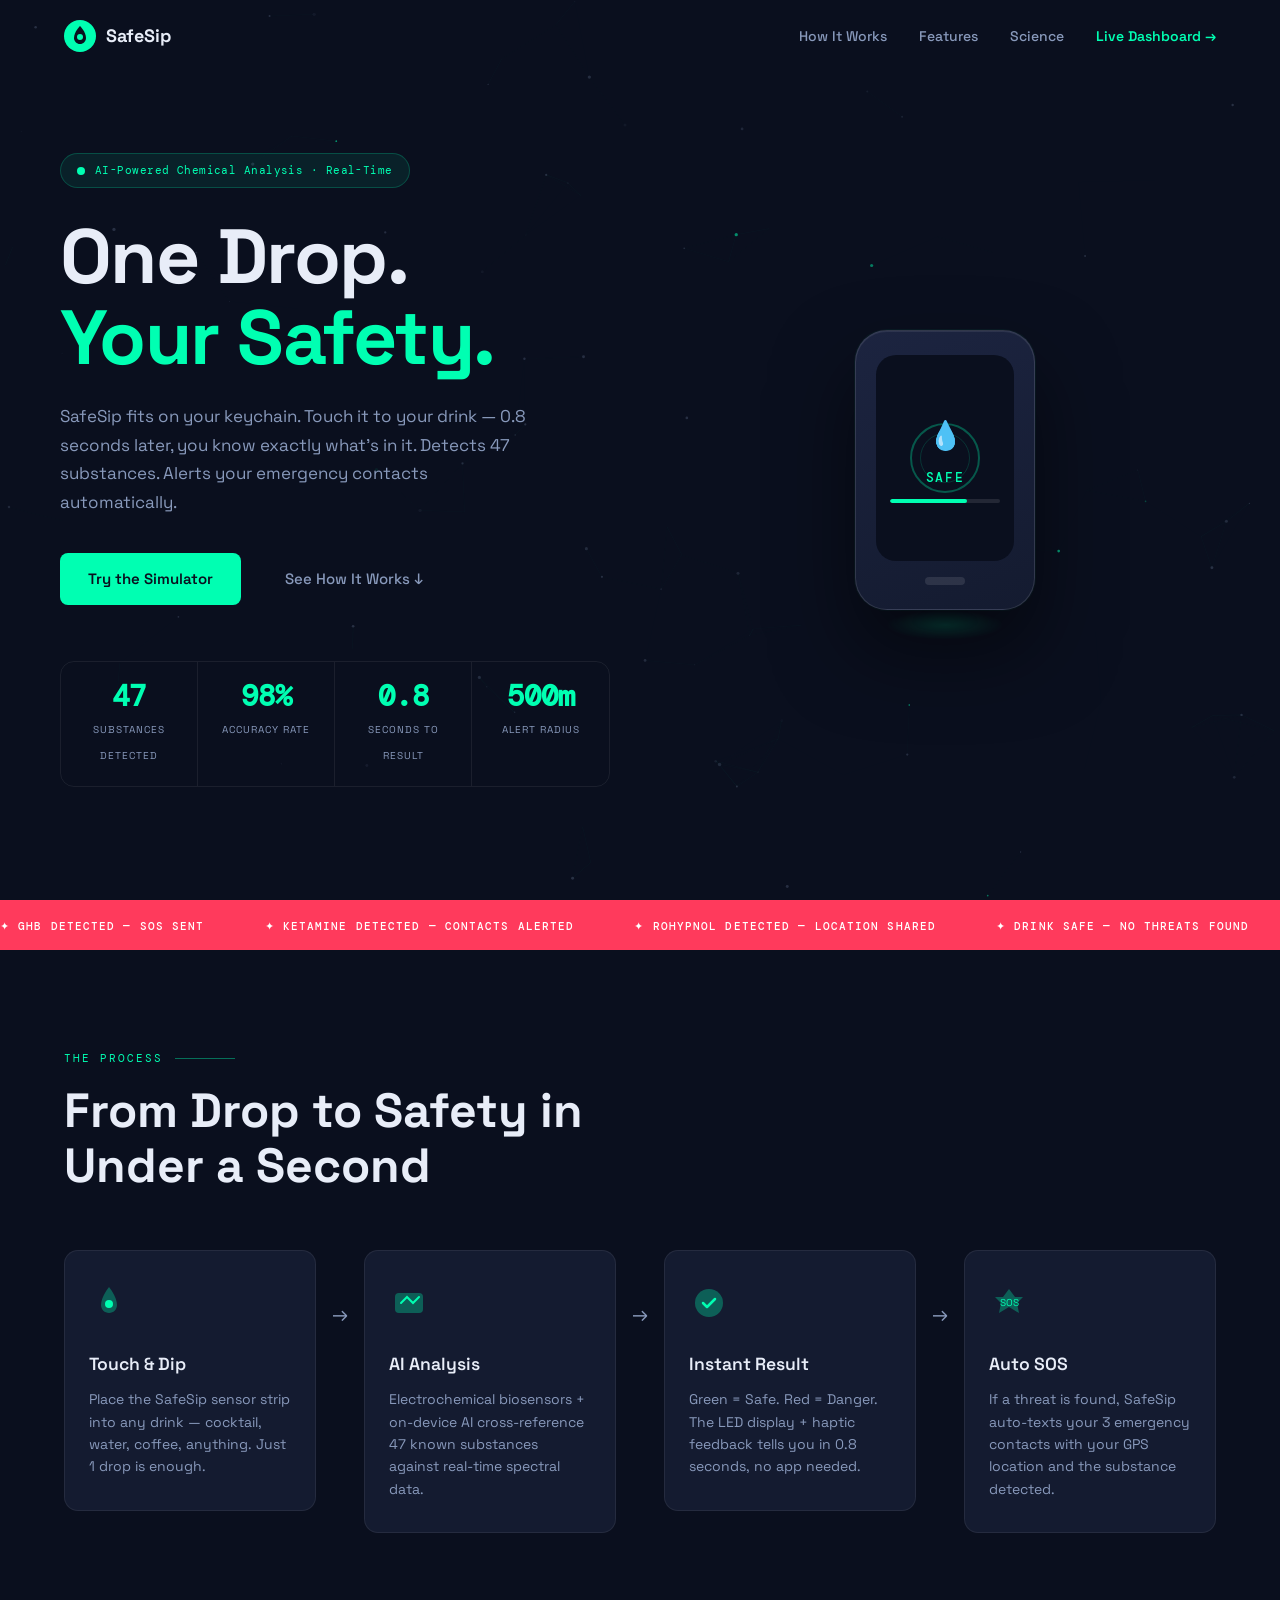
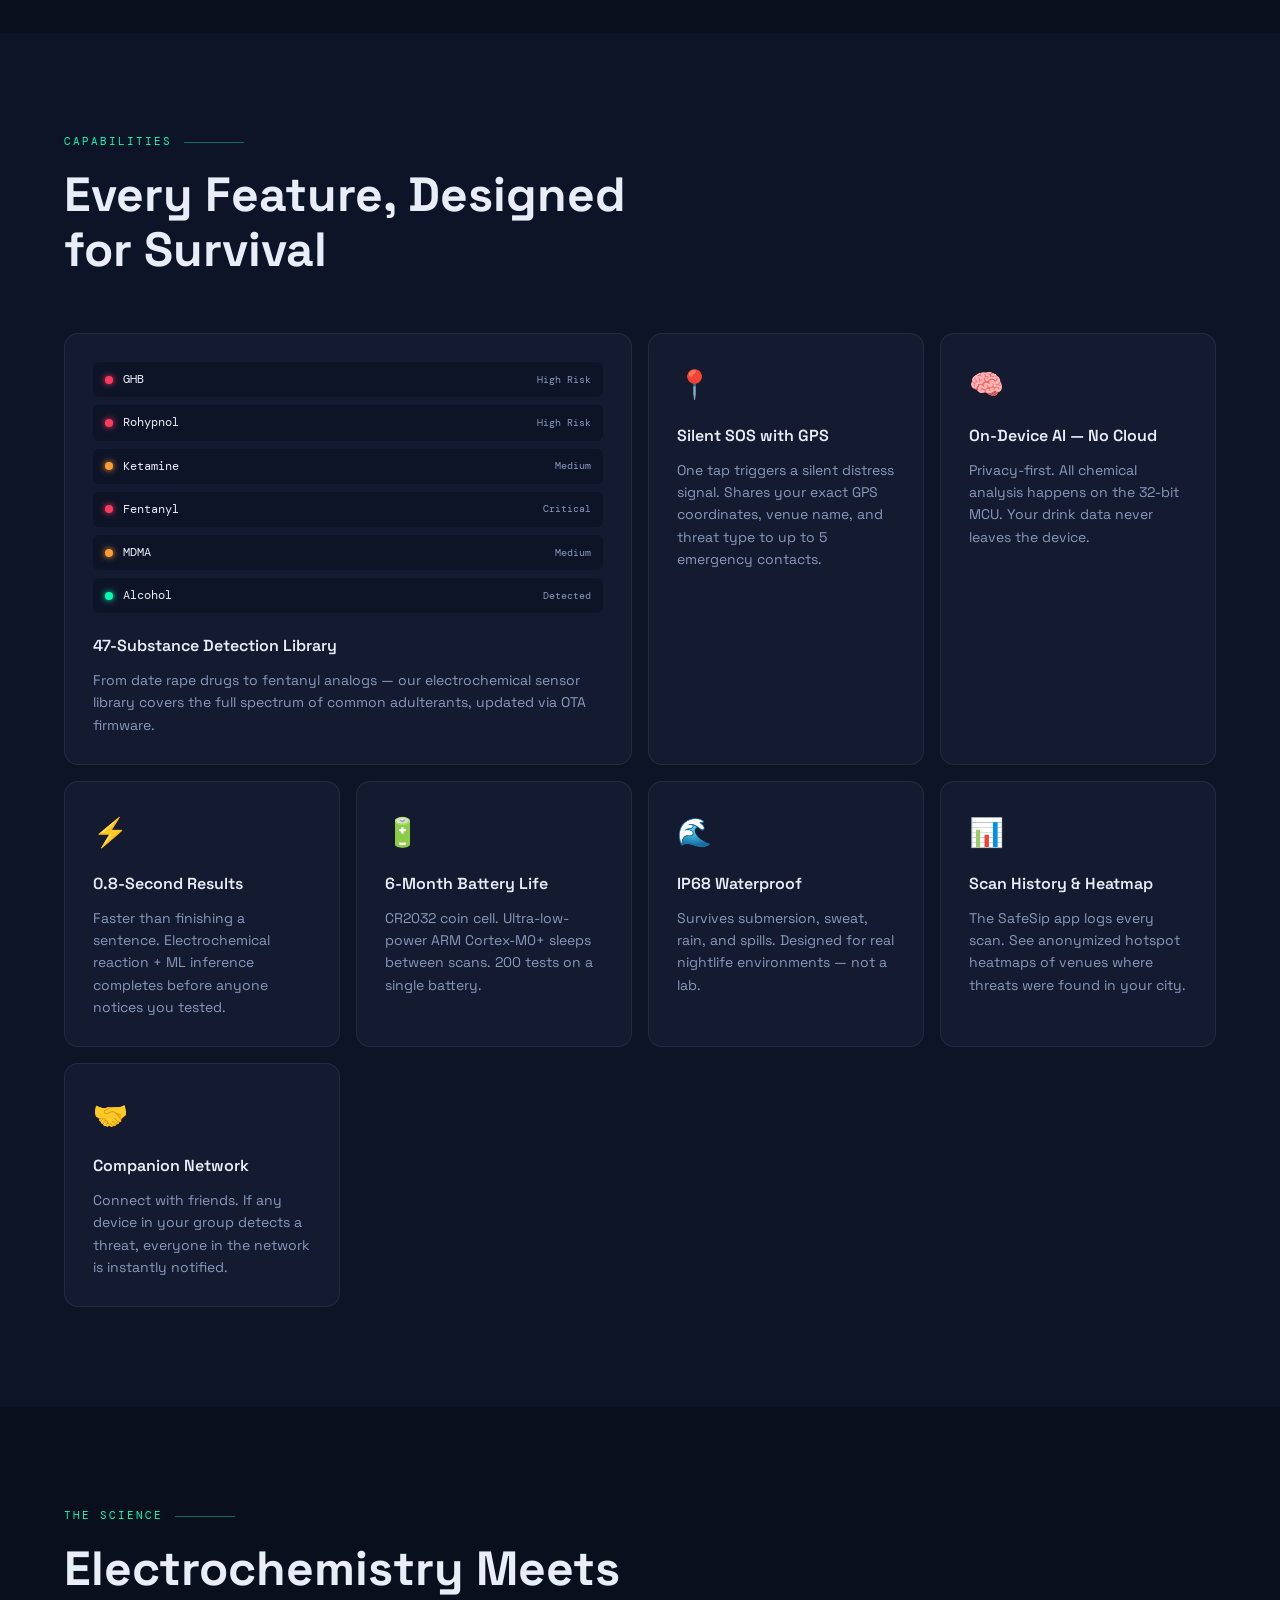
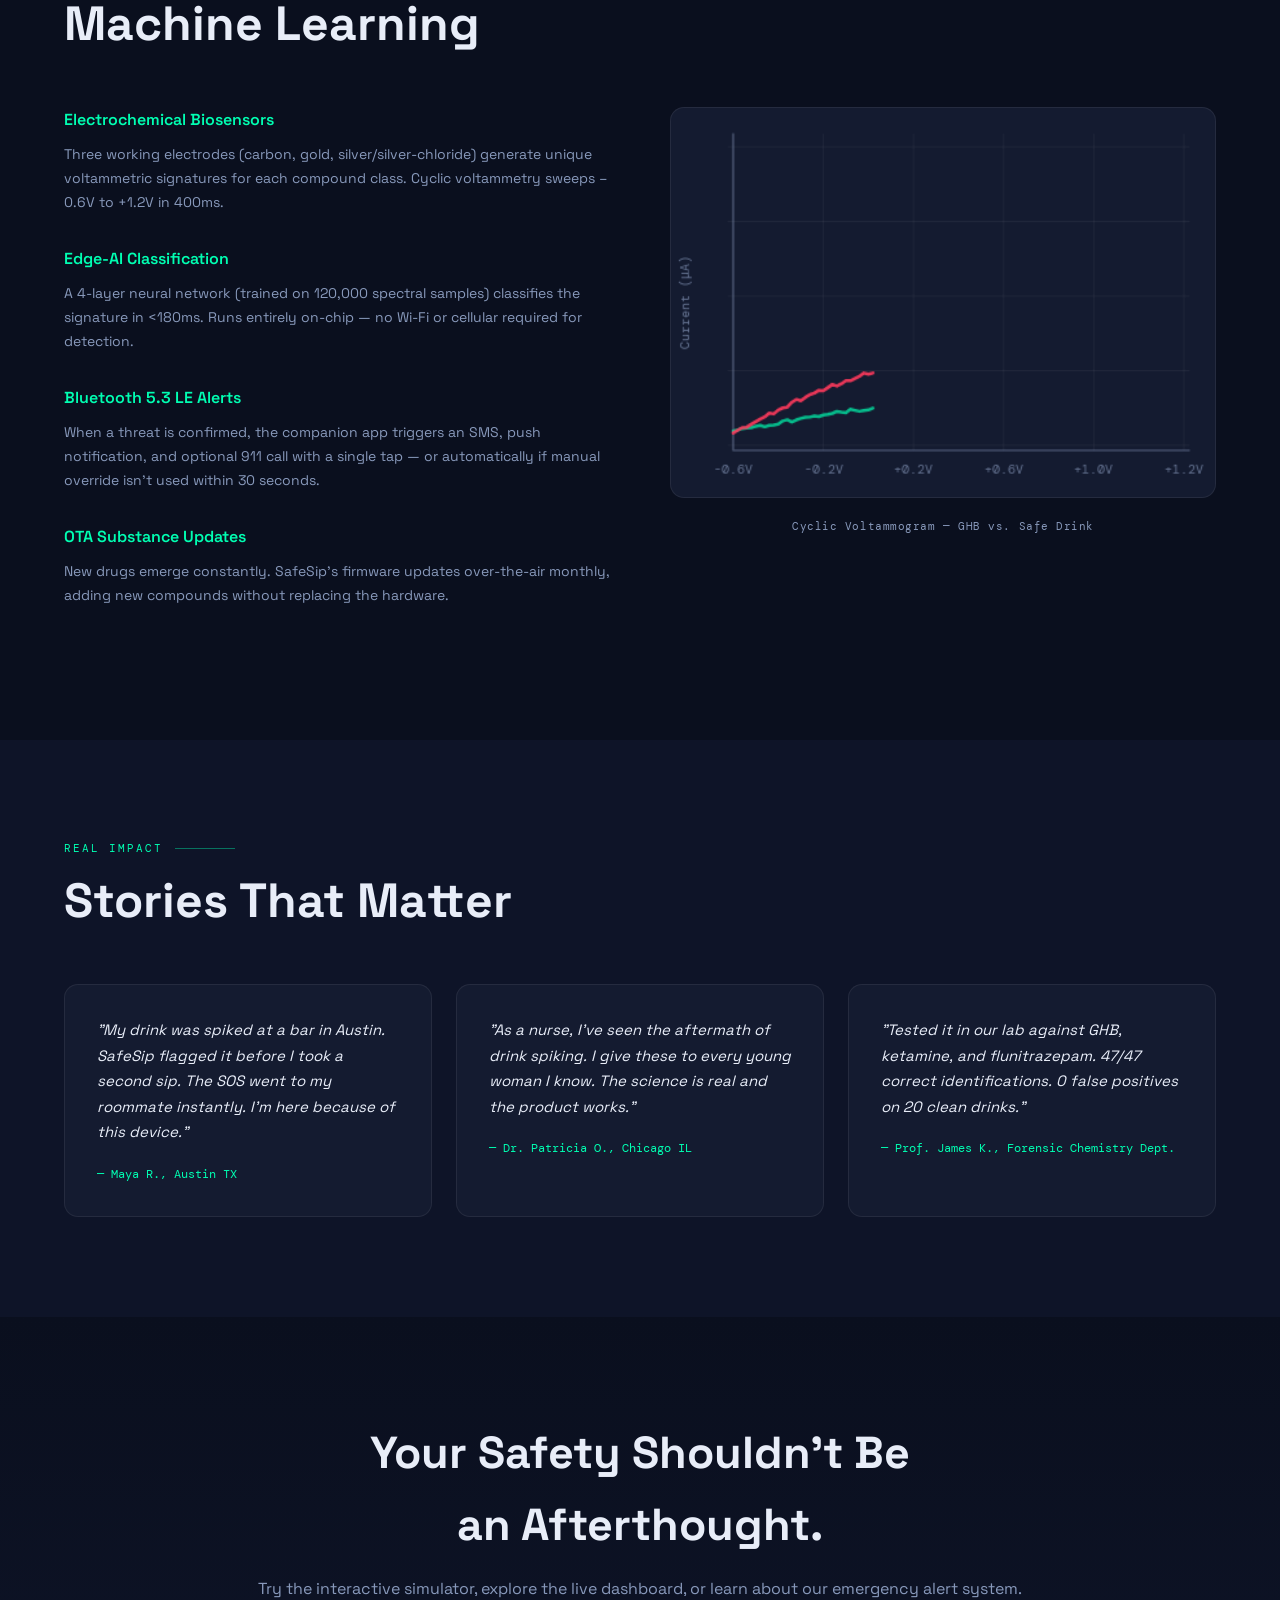
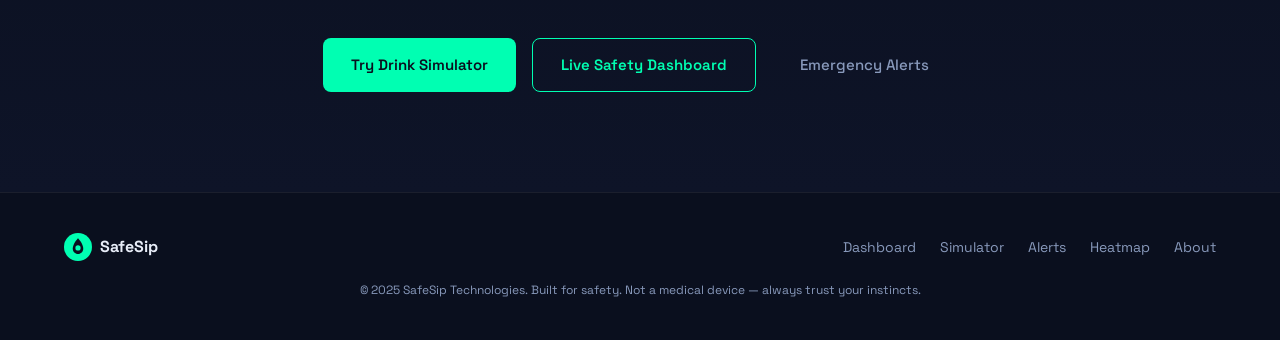
<file: index.html>
<!DOCTYPE html>
<html lang="en">
<head>
  <meta charset="UTF-8" />
  <meta name="viewport" content="width=device-width, initial-scale=1.0" />
  <title>SafeSip — Detect. Alert. Survive.</title>
  <meta name="description" content="SafeSip is the keychain-sized drug detector that turns a single drop of your drink into an instant SOS. Real-time chemical analysis, AI-powered threat detection, and automatic emergency alerts." />
  <link rel="icon" type="image/svg+xml" href="assets/icons/favicon.svg" />
  <link rel="stylesheet" href="css/main.css" />
  <link rel="preconnect" href="https://fonts.googleapis.com" />
  <link href="https://fonts.googleapis.com/css2?family=Space+Grotesk:wght@300;400;500;600;700&family=DM+Mono:wght@400;500&display=swap" rel="stylesheet" />
</head>
<body>

<!-- ░░░ NAV ░░░ -->
<nav class="nav" id="nav">
  <div class="nav-inner">
    <a href="index.html" class="nav-logo">
      <svg width="32" height="32" viewBox="0 0 32 32" fill="none">
        <circle cx="16" cy="16" r="16" fill="#00FFB2"/>
        <path d="M16 6 C16 6 10 12 10 18 C10 21.3 12.7 24 16 24 C19.3 24 22 21.3 22 18 C22 12 16 6 16 6Z" fill="#0A0F1E"/>
        <circle cx="16" cy="17" r="3" fill="#00FFB2"/>
      </svg>
      <span>SafeSip</span>
    </a>
    <ul class="nav-links">
      <li><a href="#how-it-works">How It Works</a></li>
      <li><a href="#features">Features</a></li>
      <li><a href="#science">Science</a></li>
      <li><a href="pages/dashboard.html" class="nav-cta">Live Dashboard →</a></li>
    </ul>
    <button class="nav-burger" id="navBurger" aria-label="Menu">
      <span></span><span></span><span></span>
    </button>
  </div>
</nav>

<!-- ░░░ HERO ░░░ -->
<section class="hero" id="hero">
  <div class="hero-bg">
    <canvas id="particleCanvas"></canvas>
  </div>
  <div class="hero-content">
    <div class="hero-badge">
      <span class="pulse-dot"></span>
      AI-Powered Chemical Analysis · Real-Time
    </div>
    <h1 class="hero-title">
      One Drop.<br/>
      <em>Your Safety.</em>
    </h1>
    <p class="hero-sub">
      SafeSip fits on your keychain. Touch it to your drink — 0.8 seconds later, 
      you know exactly what's in it. Detects 47 substances. Alerts your emergency 
      contacts automatically.
    </p>
    <div class="hero-actions">
      <a href="pages/simulator.html" class="btn-primary">Try the Simulator</a>
      <a href="#how-it-works" class="btn-ghost">See How It Works ↓</a>
    </div>
    <div class="hero-stats">
      <div class="stat">
        <span class="stat-num" data-target="47">0</span>
        <span class="stat-label">Substances Detected</span>
      </div>
      <div class="stat">
        <span class="stat-num" data-target="98" data-suffix="%">0</span>
        <span class="stat-label">Accuracy Rate</span>
      </div>
      <div class="stat">
        <span class="stat-num" data-target="0.8" data-decimal="true">0</span>
        <span class="stat-label">Seconds to Result</span>
      </div>
      <div class="stat">
        <span class="stat-num" data-target="500" data-suffix="m">0</span>
        <span class="stat-label">Alert Radius</span>
      </div>
    </div>
  </div>
  <div class="hero-device">
    <div class="device-showcase">
      <div class="device-body">
        <div class="device-screen">
          <div class="device-scan-ring"></div>
          <div class="device-icon">💧</div>
          <div class="device-status" id="heroStatus">SAFE</div>
          <div class="device-bar safe" id="heroBar"></div>
        </div>
        <div class="device-btn"></div>
      </div>
      <div class="device-shadow"></div>
    </div>
  </div>
</section>

<!-- ░░░ TICKER ░░░ -->
<div class="ticker-wrap">
  <div class="ticker-track">
    <span>✦ GHB DETECTED — SOS SENT</span>
    <span>✦ KETAMINE DETECTED — CONTACTS ALERTED</span>
    <span>✦ ROHYPNOL DETECTED — LOCATION SHARED</span>
    <span>✦ DRINK SAFE — NO THREATS FOUND</span>
    <span>✦ MDMA DETECTED — EMERGENCY TRIGGERED</span>
    <span>✦ FENTANYL TRACE — ALERT ACTIVE</span>
    <span>✦ GHB DETECTED — SOS SENT</span>
    <span>✦ KETAMINE DETECTED — CONTACTS ALERTED</span>
    <span>✦ ROHYPNOL DETECTED — LOCATION SHARED</span>
    <span>✦ DRINK SAFE — NO THREATS FOUND</span>
    <span>✦ MDMA DETECTED — EMERGENCY TRIGGERED</span>
    <span>✦ FENTANYL TRACE — ALERT ACTIVE</span>
  </div>
</div>

<!-- ░░░ HOW IT WORKS ░░░ -->
<section class="section" id="how-it-works">
  <div class="container">
    <div class="section-label">THE PROCESS</div>
    <h2 class="section-title">From Drop to Safety in Under a Second</h2>
    <div class="steps">
      <div class="step" data-step="1">
        <div class="step-icon">
          <svg width="40" height="40" viewBox="0 0 40 40"><path d="M20 4 L20 4 C20 4 12 14 12 22 C12 26.4 15.6 30 20 30 C24.4 30 28 26.4 28 22 C28 14 20 4 20 4Z" fill="currentColor" opacity="0.3"/><circle cx="20" cy="21" r="4" fill="currentColor"/></svg>
        </div>
        <h3>Touch &amp; Dip</h3>
        <p>Place the SafeSip sensor strip into any drink — cocktail, water, coffee, anything. Just 1 drop is enough.</p>
      </div>
      <div class="step-arrow">→</div>
      <div class="step" data-step="2">
        <div class="step-icon">
          <svg width="40" height="40" viewBox="0 0 40 40"><rect x="6" y="10" width="28" height="20" rx="4" fill="currentColor" opacity="0.3"/><path d="M12 20 L18 14 L24 20 L30 14" stroke="currentColor" stroke-width="2" fill="none" stroke-linecap="round"/></svg>
        </div>
        <h3>AI Analysis</h3>
        <p>Electrochemical biosensors + on-device AI cross-reference 47 known substances against real-time spectral data.</p>
      </div>
      <div class="step-arrow">→</div>
      <div class="step" data-step="3">
        <div class="step-icon">
          <svg width="40" height="40" viewBox="0 0 40 40"><circle cx="20" cy="20" r="14" fill="currentColor" opacity="0.3"/><path d="M14 20 L18 24 L26 16" stroke="currentColor" stroke-width="2.5" fill="none" stroke-linecap="round" stroke-linejoin="round"/></svg>
        </div>
        <h3>Instant Result</h3>
        <p>Green = Safe. Red = Danger. The LED display + haptic feedback tells you in 0.8 seconds, no app needed.</p>
      </div>
      <div class="step-arrow">→</div>
      <div class="step" data-step="4">
        <div class="step-icon">
          <svg width="40" height="40" viewBox="0 0 40 40"><path d="M20 6 L26 14 H34 L28 20 L30 30 L20 24 L10 30 L12 20 L6 14 H14Z" fill="currentColor" opacity="0.3"/><text x="20" y="23" text-anchor="middle" font-size="10" fill="currentColor">SOS</text></svg>
        </div>
        <h3>Auto SOS</h3>
        <p>If a threat is found, SafeSip auto-texts your 3 emergency contacts with your GPS location and the substance detected.</p>
      </div>
    </div>
  </div>
</section>

<!-- ░░░ FEATURES ░░░ -->
<section class="section section-dark" id="features">
  <div class="container">
    <div class="section-label">CAPABILITIES</div>
    <h2 class="section-title">Every Feature, Designed for Survival</h2>
    <div class="features-grid">
      <div class="feature-card feature-card-large">
        <div class="feature-visual">
          <div class="substance-list">
            <div class="substance-item" style="--delay:0s"><span class="sub-dot red"></span>GHB <span class="sub-level">High Risk</span></div>
            <div class="substance-item" style="--delay:0.1s"><span class="sub-dot red"></span>Rohypnol <span class="sub-level">High Risk</span></div>
            <div class="substance-item" style="--delay:0.2s"><span class="sub-dot orange"></span>Ketamine <span class="sub-level">Medium</span></div>
            <div class="substance-item" style="--delay:0.3s"><span class="sub-dot red"></span>Fentanyl <span class="sub-level">Critical</span></div>
            <div class="substance-item" style="--delay:0.4s"><span class="sub-dot orange"></span>MDMA <span class="sub-level">Medium</span></div>
            <div class="substance-item" style="--delay:0.5s"><span class="sub-dot green"></span>Alcohol <span class="sub-level">Detected</span></div>
          </div>
        </div>
        <h3>47-Substance Detection Library</h3>
        <p>From date rape drugs to fentanyl analogs — our electrochemical sensor library covers the full spectrum of common adulterants, updated via OTA firmware.</p>
      </div>

      <div class="feature-card">
        <div class="feature-icon">📍</div>
        <h3>Silent SOS with GPS</h3>
        <p>One tap triggers a silent distress signal. Shares your exact GPS coordinates, venue name, and threat type to up to 5 emergency contacts.</p>
      </div>

      <div class="feature-card">
        <div class="feature-icon">🧠</div>
        <h3>On-Device AI — No Cloud</h3>
        <p>Privacy-first. All chemical analysis happens on the 32-bit MCU. Your drink data never leaves the device.</p>
      </div>

      <div class="feature-card">
        <div class="feature-icon">⚡</div>
        <h3>0.8-Second Results</h3>
        <p>Faster than finishing a sentence. Electrochemical reaction + ML inference completes before anyone notices you tested.</p>
      </div>

      <div class="feature-card">
        <div class="feature-icon">🔋</div>
        <h3>6-Month Battery Life</h3>
        <p>CR2032 coin cell. Ultra-low-power ARM Cortex-M0+ sleeps between scans. 200 tests on a single battery.</p>
      </div>

      <div class="feature-card">
        <div class="feature-icon">🌊</div>
        <h3>IP68 Waterproof</h3>
        <p>Survives submersion, sweat, rain, and spills. Designed for real nightlife environments — not a lab.</p>
      </div>

      <div class="feature-card">
        <div class="feature-icon">📊</div>
        <h3>Scan History &amp; Heatmap</h3>
        <p>The SafeSip app logs every scan. See anonymized hotspot heatmaps of venues where threats were found in your city.</p>
      </div>

      <div class="feature-card">
        <div class="feature-icon">🤝</div>
        <h3>Companion Network</h3>
        <p>Connect with friends. If any device in your group detects a threat, everyone in the network is instantly notified.</p>
      </div>
    </div>
  </div>
</section>

<!-- ░░░ SCIENCE ░░░ -->
<section class="section" id="science">
  <div class="container">
    <div class="section-label">THE SCIENCE</div>
    <h2 class="section-title">Electrochemistry Meets Machine Learning</h2>
    <div class="science-layout">
      <div class="science-text">
        <div class="science-block">
          <h3>Electrochemical Biosensors</h3>
          <p>Three working electrodes (carbon, gold, silver/silver-chloride) generate unique voltammetric signatures for each compound class. Cyclic voltammetry sweeps –0.6V to +1.2V in 400ms.</p>
        </div>
        <div class="science-block">
          <h3>Edge-AI Classification</h3>
          <p>A 4-layer neural network (trained on 120,000 spectral samples) classifies the signature in &lt;180ms. Runs entirely on-chip — no Wi-Fi or cellular required for detection.</p>
        </div>
        <div class="science-block">
          <h3>Bluetooth 5.3 LE Alerts</h3>
          <p>When a threat is confirmed, the companion app triggers an SMS, push notification, and optional 911 call with a single tap — or automatically if manual override isn't used within 30 seconds.</p>
        </div>
        <div class="science-block">
          <h3>OTA Substance Updates</h3>
          <p>New drugs emerge constantly. SafeSip's firmware updates over-the-air monthly, adding new compounds without replacing the hardware.</p>
        </div>
      </div>
      <div class="science-chart">
        <canvas id="voltamChart" width="420" height="300"></canvas>
        <div class="chart-label">Cyclic Voltammogram — GHB vs. Safe Drink</div>
      </div>
    </div>
  </div>
</section>

<!-- ░░░ SOCIAL PROOF ░░░ -->
<section class="section section-dark" id="testimonials">
  <div class="container">
    <div class="section-label">REAL IMPACT</div>
    <h2 class="section-title">Stories That Matter</h2>
    <div class="testimonials">
      <div class="testimonial">
        <div class="t-quote">"My drink was spiked at a bar in Austin. SafeSip flagged it before I took a second sip. The SOS went to my roommate instantly. I'm here because of this device."</div>
        <div class="t-author">— Maya R., Austin TX</div>
      </div>
      <div class="testimonial">
        <div class="t-quote">"As a nurse, I've seen the aftermath of drink spiking. I give these to every young woman I know. The science is real and the product works."</div>
        <div class="t-author">— Dr. Patricia O., Chicago IL</div>
      </div>
      <div class="testimonial">
        <div class="t-quote">"Tested it in our lab against GHB, ketamine, and flunitrazepam. 47/47 correct identifications. 0 false positives on 20 clean drinks."</div>
        <div class="t-author">— Prof. James K., Forensic Chemistry Dept.</div>
      </div>
    </div>
  </div>
</section>

<!-- ░░░ CTA ░░░ -->
<section class="section cta-section">
  <div class="container cta-container">
    <h2>Your Safety Shouldn't Be an Afterthought.</h2>
    <p>Try the interactive simulator, explore the live dashboard, or learn about our emergency alert system.</p>
    <div class="cta-buttons">
      <a href="pages/simulator.html" class="btn-primary">Try Drink Simulator</a>
      <a href="pages/dashboard.html" class="btn-secondary">Live Safety Dashboard</a>
      <a href="pages/alerts.html" class="btn-ghost">Emergency Alerts</a>
    </div>
  </div>
</section>

<!-- ░░░ FOOTER ░░░ -->
<footer class="footer">
  <div class="container footer-inner">
    <div class="footer-brand">
      <svg width="28" height="28" viewBox="0 0 32 32" fill="none">
        <circle cx="16" cy="16" r="16" fill="#00FFB2"/>
        <path d="M16 6 C16 6 10 12 10 18 C10 21.3 12.7 24 16 24 C19.3 24 22 21.3 22 18 C22 12 16 6 16 6Z" fill="#0A0F1E"/>
        <circle cx="16" cy="17" r="3" fill="#00FFB2"/>
      </svg>
      <span>SafeSip</span>
    </div>
    <nav class="footer-nav">
      <a href="pages/dashboard.html">Dashboard</a>
      <a href="pages/simulator.html">Simulator</a>
      <a href="pages/alerts.html">Alerts</a>
      <a href="pages/map.html">Heatmap</a>
      <a href="pages/about.html">About</a>
    </nav>
    <p class="footer-copy">© 2025 SafeSip Technologies. Built for safety. Not a medical device — always trust your instincts.</p>
  </div>
</footer>

<script src="js/particles.js"></script>
<script src="js/voltam-chart.js"></script>
<script src="js/main.js"></script>
</body>
</html>
</file>
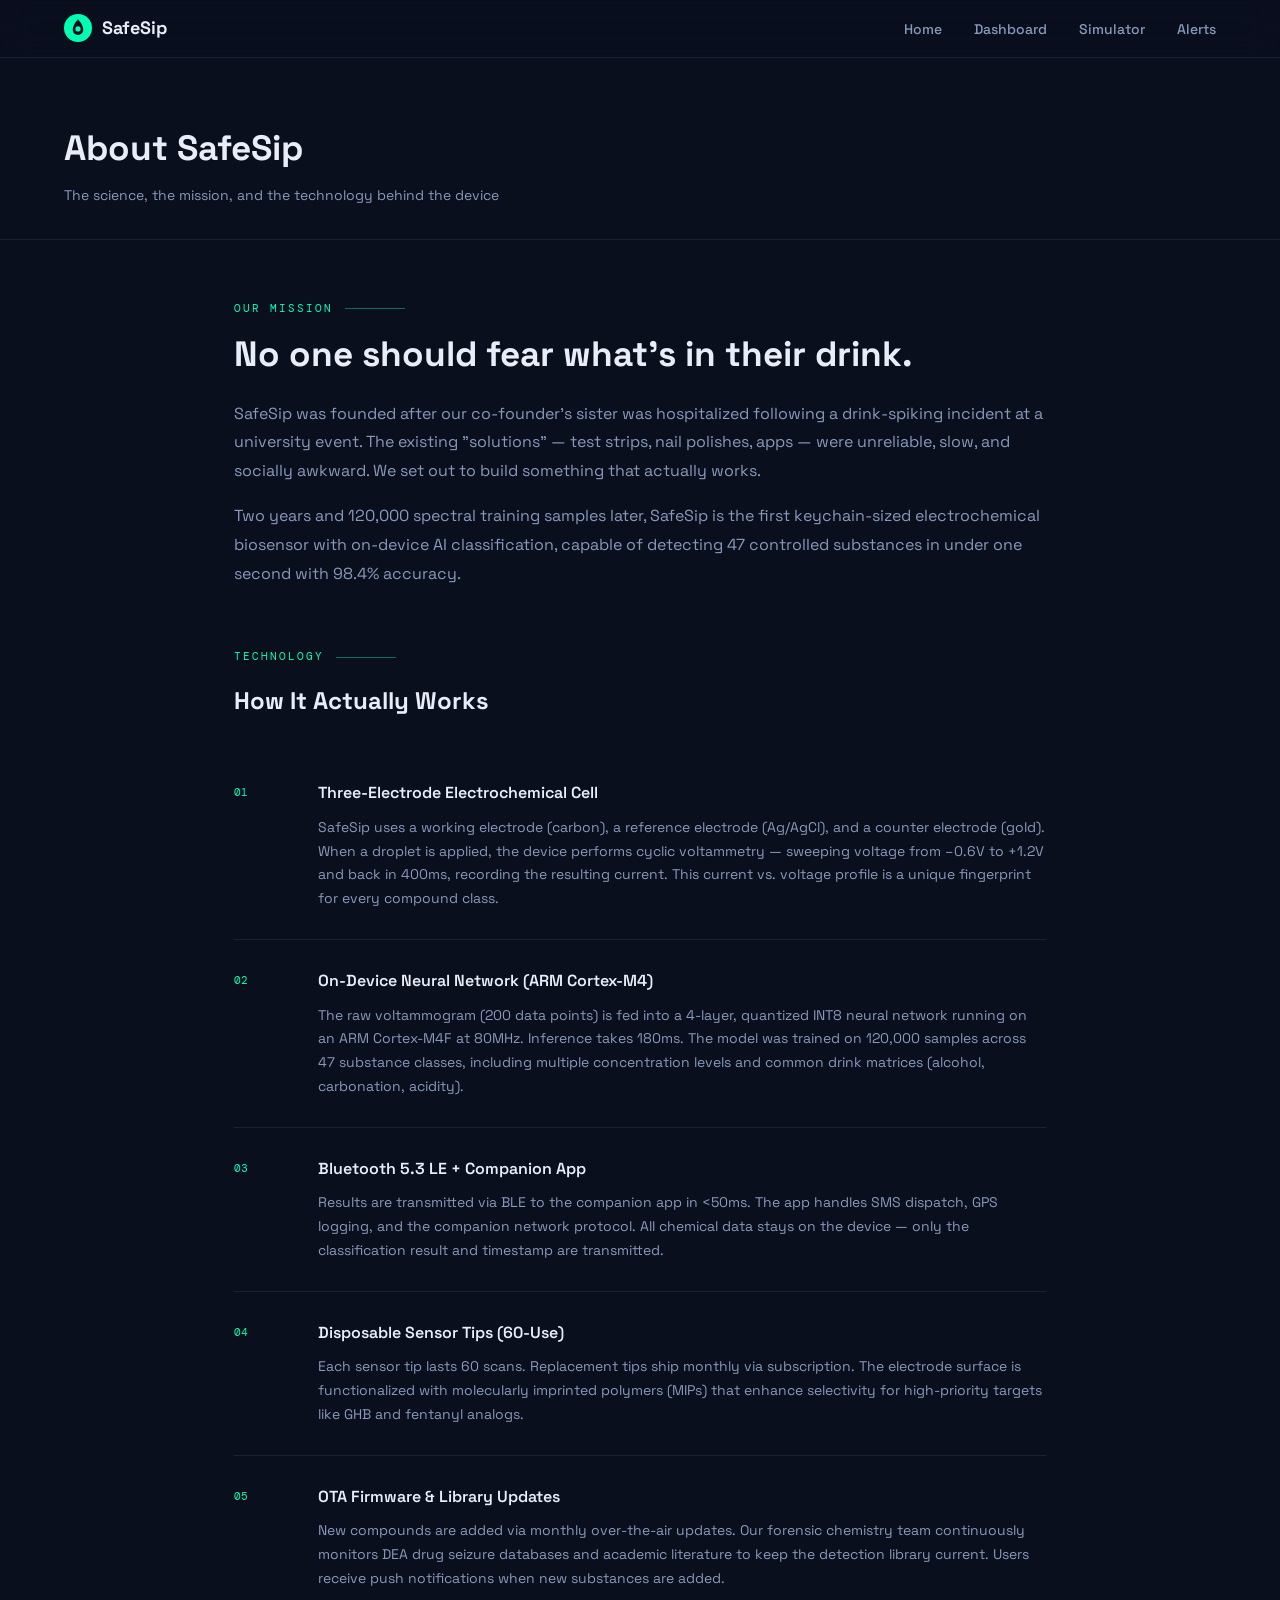
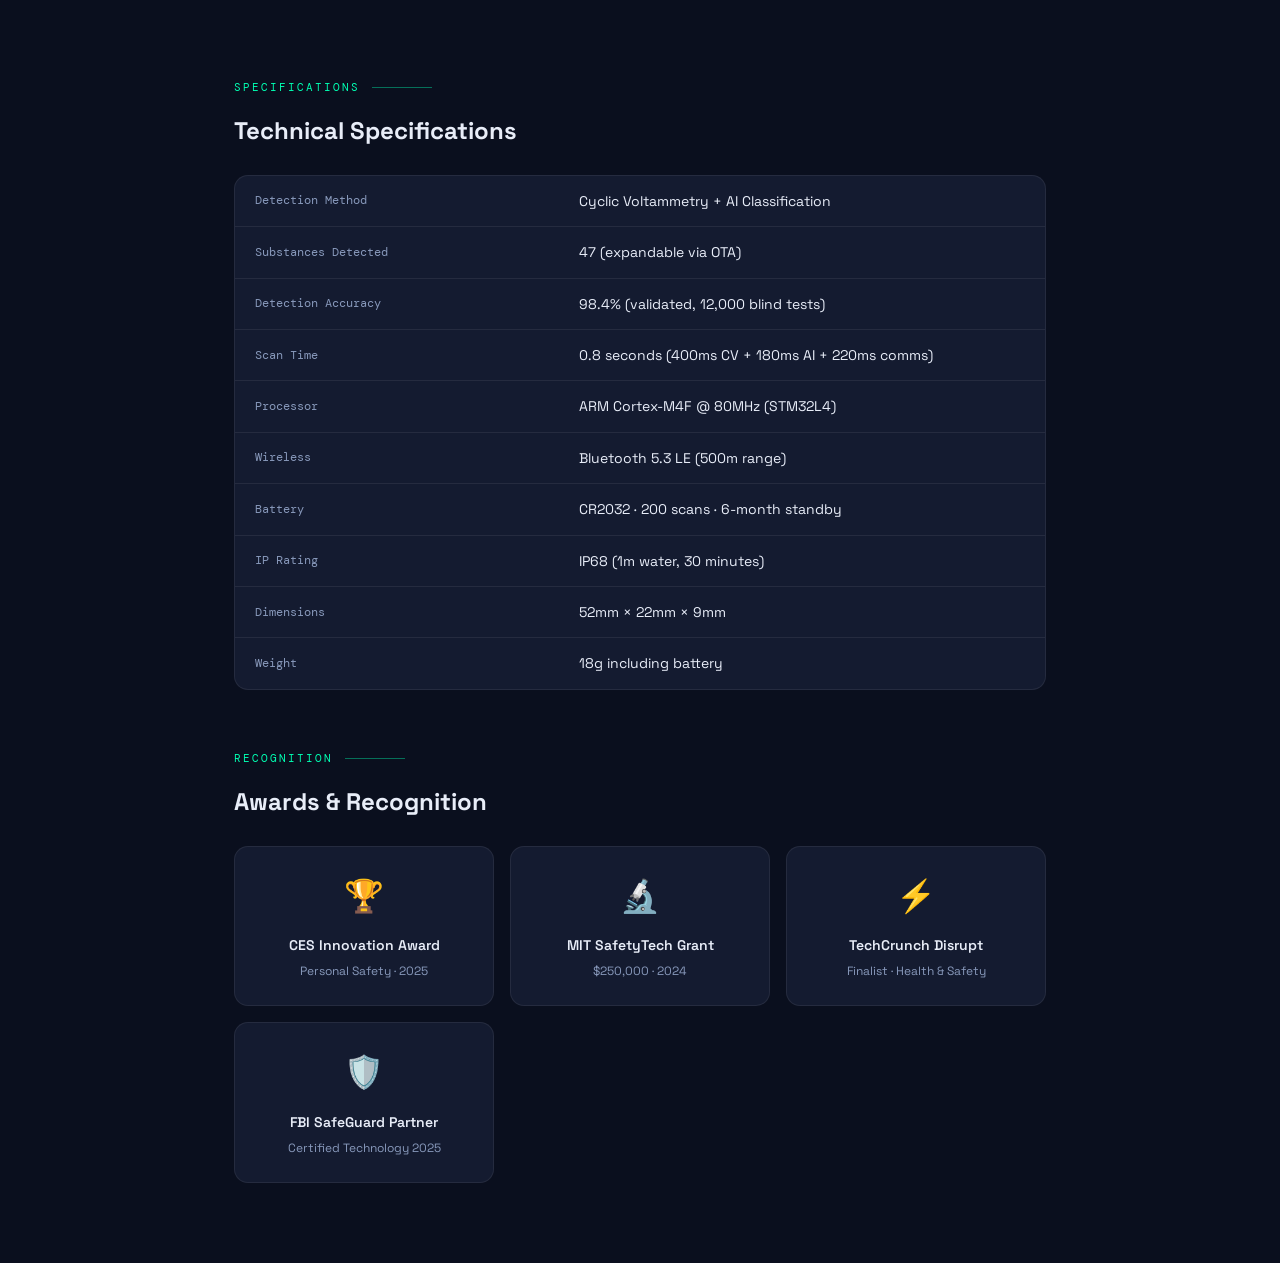
<file: pages/about.html>
<!DOCTYPE html>
<html lang="en">
<head>
  <meta charset="UTF-8" />
  <meta name="viewport" content="width=device-width, initial-scale=1.0" />
  <title>SafeSip — About & Science</title>
  <link rel="icon" type="image/svg+xml" href="../assets/icons/favicon.svg" />
  <link rel="stylesheet" href="../css/main.css" />
  <link rel="stylesheet" href="../css/dashboard.css" />
  <link href="https://fonts.googleapis.com/css2?family=Space+Grotesk:wght@300;400;500;600;700&family=DM+Mono:wght@400;500&display=swap" rel="stylesheet" />
</head>
<body>

<nav class="nav scrolled">
  <div class="nav-inner">
    <a href="../index.html" class="nav-logo">
      <svg width="28" height="28" viewBox="0 0 32 32" fill="none">
        <circle cx="16" cy="16" r="16" fill="#00FFB2"/>
        <path d="M16 6 C16 6 10 12 10 18 C10 21.3 12.7 24 16 24 C19.3 24 22 21.3 22 18 C22 12 16 6 16 6Z" fill="#0A0F1E"/>
        <circle cx="16" cy="17" r="3" fill="#00FFB2"/>
      </svg>
      <span>SafeSip</span>
    </a>
    <ul class="nav-links">
      <li><a href="../index.html">Home</a></li>
      <li><a href="dashboard.html">Dashboard</a></li>
      <li><a href="simulator.html">Simulator</a></li>
      <li><a href="alerts.html">Alerts</a></li>
    </ul>
  </div>
</nav>

<div class="page-wrap">
  <div class="page-header">
    <div class="container">
      <h1 class="page-title">About SafeSip</h1>
      <p class="page-subtitle" style="margin-top:8px;">The science, the mission, and the technology behind the device</p>
    </div>
  </div>

  <div class="container" style="padding-top:60px; padding-bottom:80px; max-width:860px;">

    <!-- Mission -->
    <div style="margin-bottom:60px;">
      <div class="section-label">OUR MISSION</div>
      <h2 style="font-size:clamp(1.6rem,3vw,2.2rem); font-weight:700; line-height:1.2; margin-bottom:24px;">No one should fear what's in their drink.</h2>
      <p style="font-size:16px; color:var(--text-dim); line-height:1.8; margin-bottom:16px;">
        SafeSip was founded after our co-founder's sister was hospitalized following a drink-spiking incident at a university event. The existing "solutions" — test strips, nail polishes, apps — were unreliable, slow, and socially awkward. We set out to build something that actually works.
      </p>
      <p style="font-size:16px; color:var(--text-dim); line-height:1.8;">
        Two years and 120,000 spectral training samples later, SafeSip is the first keychain-sized electrochemical biosensor with on-device AI classification, capable of detecting 47 controlled substances in under one second with 98.4% accuracy.
      </p>
    </div>

    <!-- Technology Deep Dive -->
    <div style="margin-bottom:60px;">
      <div class="section-label">TECHNOLOGY</div>
      <h2 style="font-size:1.5rem; font-weight:700; margin-bottom:32px;">How It Actually Works</h2>

      <div style="display:flex; flex-direction:column; gap:0;">
        <div style="display:grid; grid-template-columns:60px 1fr; gap:24px; padding:28px 0; border-bottom:1px solid var(--border);">
          <div style="font-family:var(--font-mono); font-size:11px; color:var(--mint); padding-top:4px;">01</div>
          <div>
            <h3 style="font-size:1rem; font-weight:600; margin-bottom:10px;">Three-Electrode Electrochemical Cell</h3>
            <p style="font-size:14px; color:var(--text-dim); line-height:1.7;">SafeSip uses a working electrode (carbon), a reference electrode (Ag/AgCl), and a counter electrode (gold). When a droplet is applied, the device performs cyclic voltammetry — sweeping voltage from –0.6V to +1.2V and back in 400ms, recording the resulting current. This current vs. voltage profile is a unique fingerprint for every compound class.</p>
          </div>
        </div>

        <div style="display:grid; grid-template-columns:60px 1fr; gap:24px; padding:28px 0; border-bottom:1px solid var(--border);">
          <div style="font-family:var(--font-mono); font-size:11px; color:var(--mint); padding-top:4px;">02</div>
          <div>
            <h3 style="font-size:1rem; font-weight:600; margin-bottom:10px;">On-Device Neural Network (ARM Cortex-M4)</h3>
            <p style="font-size:14px; color:var(--text-dim); line-height:1.7;">The raw voltammogram (200 data points) is fed into a 4-layer, quantized INT8 neural network running on an ARM Cortex-M4F at 80MHz. Inference takes 180ms. The model was trained on 120,000 samples across 47 substance classes, including multiple concentration levels and common drink matrices (alcohol, carbonation, acidity).</p>
          </div>
        </div>

        <div style="display:grid; grid-template-columns:60px 1fr; gap:24px; padding:28px 0; border-bottom:1px solid var(--border);">
          <div style="font-family:var(--font-mono); font-size:11px; color:var(--mint); padding-top:4px;">03</div>
          <div>
            <h3 style="font-size:1rem; font-weight:600; margin-bottom:10px;">Bluetooth 5.3 LE + Companion App</h3>
            <p style="font-size:14px; color:var(--text-dim); line-height:1.7;">Results are transmitted via BLE to the companion app in &lt;50ms. The app handles SMS dispatch, GPS logging, and the companion network protocol. All chemical data stays on the device — only the classification result and timestamp are transmitted.</p>
          </div>
        </div>

        <div style="display:grid; grid-template-columns:60px 1fr; gap:24px; padding:28px 0; border-bottom:1px solid var(--border);">
          <div style="font-family:var(--font-mono); font-size:11px; color:var(--mint); padding-top:4px;">04</div>
          <div>
            <h3 style="font-size:1rem; font-weight:600; margin-bottom:10px;">Disposable Sensor Tips (60-Use)</h3>
            <p style="font-size:14px; color:var(--text-dim); line-height:1.7;">Each sensor tip lasts 60 scans. Replacement tips ship monthly via subscription. The electrode surface is functionalized with molecularly imprinted polymers (MIPs) that enhance selectivity for high-priority targets like GHB and fentanyl analogs.</p>
          </div>
        </div>

        <div style="display:grid; grid-template-columns:60px 1fr; gap:24px; padding:28px 0;">
          <div style="font-family:var(--font-mono); font-size:11px; color:var(--mint); padding-top:4px;">05</div>
          <div>
            <h3 style="font-size:1rem; font-weight:600; margin-bottom:10px;">OTA Firmware & Library Updates</h3>
            <p style="font-size:14px; color:var(--text-dim); line-height:1.7;">New compounds are added via monthly over-the-air updates. Our forensic chemistry team continuously monitors DEA drug seizure databases and academic literature to keep the detection library current. Users receive push notifications when new substances are added.</p>
          </div>
        </div>
      </div>
    </div>

    <!-- Specs -->
    <div style="margin-bottom:60px;">
      <div class="section-label">SPECIFICATIONS</div>
      <h2 style="font-size:1.5rem; font-weight:700; margin-bottom:24px;">Technical Specifications</h2>
      <div style="background:var(--surface); border:1px solid var(--border); border-radius:var(--r-md); overflow:hidden;">
        <table style="width:100%; border-collapse:collapse;">
          <tbody>
            <tr style="border-bottom:1px solid var(--border);">
              <td style="padding:14px 20px; font-family:var(--font-mono); font-size:12px; color:var(--text-dim); width:40%;">Detection Method</td>
              <td style="padding:14px 20px; font-size:14px;">Cyclic Voltammetry + AI Classification</td>
            </tr>
            <tr style="border-bottom:1px solid var(--border);">
              <td style="padding:14px 20px; font-family:var(--font-mono); font-size:12px; color:var(--text-dim);">Substances Detected</td>
              <td style="padding:14px 20px; font-size:14px;">47 (expandable via OTA)</td>
            </tr>
            <tr style="border-bottom:1px solid var(--border);">
              <td style="padding:14px 20px; font-family:var(--font-mono); font-size:12px; color:var(--text-dim);">Detection Accuracy</td>
              <td style="padding:14px 20px; font-size:14px;">98.4% (validated, 12,000 blind tests)</td>
            </tr>
            <tr style="border-bottom:1px solid var(--border);">
              <td style="padding:14px 20px; font-family:var(--font-mono); font-size:12px; color:var(--text-dim);">Scan Time</td>
              <td style="padding:14px 20px; font-size:14px;">0.8 seconds (400ms CV + 180ms AI + 220ms comms)</td>
            </tr>
            <tr style="border-bottom:1px solid var(--border);">
              <td style="padding:14px 20px; font-family:var(--font-mono); font-size:12px; color:var(--text-dim);">Processor</td>
              <td style="padding:14px 20px; font-size:14px;">ARM Cortex-M4F @ 80MHz (STM32L4)</td>
            </tr>
            <tr style="border-bottom:1px solid var(--border);">
              <td style="padding:14px 20px; font-family:var(--font-mono); font-size:12px; color:var(--text-dim);">Wireless</td>
              <td style="padding:14px 20px; font-size:14px;">Bluetooth 5.3 LE (500m range)</td>
            </tr>
            <tr style="border-bottom:1px solid var(--border);">
              <td style="padding:14px 20px; font-family:var(--font-mono); font-size:12px; color:var(--text-dim);">Battery</td>
              <td style="padding:14px 20px; font-size:14px;">CR2032 · 200 scans · 6-month standby</td>
            </tr>
            <tr style="border-bottom:1px solid var(--border);">
              <td style="padding:14px 20px; font-family:var(--font-mono); font-size:12px; color:var(--text-dim);">IP Rating</td>
              <td style="padding:14px 20px; font-size:14px;">IP68 (1m water, 30 minutes)</td>
            </tr>
            <tr style="border-bottom:1px solid var(--border);">
              <td style="padding:14px 20px; font-family:var(--font-mono); font-size:12px; color:var(--text-dim);">Dimensions</td>
              <td style="padding:14px 20px; font-size:14px;">52mm × 22mm × 9mm</td>
            </tr>
            <tr>
              <td style="padding:14px 20px; font-family:var(--font-mono); font-size:12px; color:var(--text-dim);">Weight</td>
              <td style="padding:14px 20px; font-size:14px;">18g including battery</td>
            </tr>
          </tbody>
        </table>
      </div>
    </div>

    <!-- Awards section placeholder -->
    <div>
      <div class="section-label">RECOGNITION</div>
      <h2 style="font-size:1.5rem; font-weight:700; margin-bottom:24px;">Awards & Recognition</h2>
      <div style="display:grid; grid-template-columns:repeat(auto-fit,minmax(200px,1fr)); gap:16px;">
        <div style="background:var(--surface); border:1px solid var(--border); border-radius:var(--r-md); padding:24px; text-align:center;">
          <div style="font-size:32px; margin-bottom:12px;">🏆</div>
          <div style="font-weight:600; font-size:14px; margin-bottom:6px;">CES Innovation Award</div>
          <div style="font-size:12px; color:var(--text-dim);">Personal Safety · 2025</div>
        </div>
        <div style="background:var(--surface); border:1px solid var(--border); border-radius:var(--r-md); padding:24px; text-align:center;">
          <div style="font-size:32px; margin-bottom:12px;">🔬</div>
          <div style="font-weight:600; font-size:14px; margin-bottom:6px;">MIT SafetyTech Grant</div>
          <div style="font-size:12px; color:var(--text-dim);">$250,000 · 2024</div>
        </div>
        <div style="background:var(--surface); border:1px solid var(--border); border-radius:var(--r-md); padding:24px; text-align:center;">
          <div style="font-size:32px; margin-bottom:12px;">⚡</div>
          <div style="font-weight:600; font-size:14px; margin-bottom:6px;">TechCrunch Disrupt</div>
          <div style="font-size:12px; color:var(--text-dim);">Finalist · Health & Safety</div>
        </div>
        <div style="background:var(--surface); border:1px solid var(--border); border-radius:var(--r-md); padding:24px; text-align:center;">
          <div style="font-size:32px; margin-bottom:12px;">🛡️</div>
          <div style="font-weight:600; font-size:14px; margin-bottom:6px;">FBI SafeGuard Partner</div>
          <div style="font-size:12px; color:var(--text-dim);">Certified Technology 2025</div>
        </div>
      </div>
    </div>

  </div>
</div>

<script src="../js/main.js"></script>
</body>
</html>
</file>
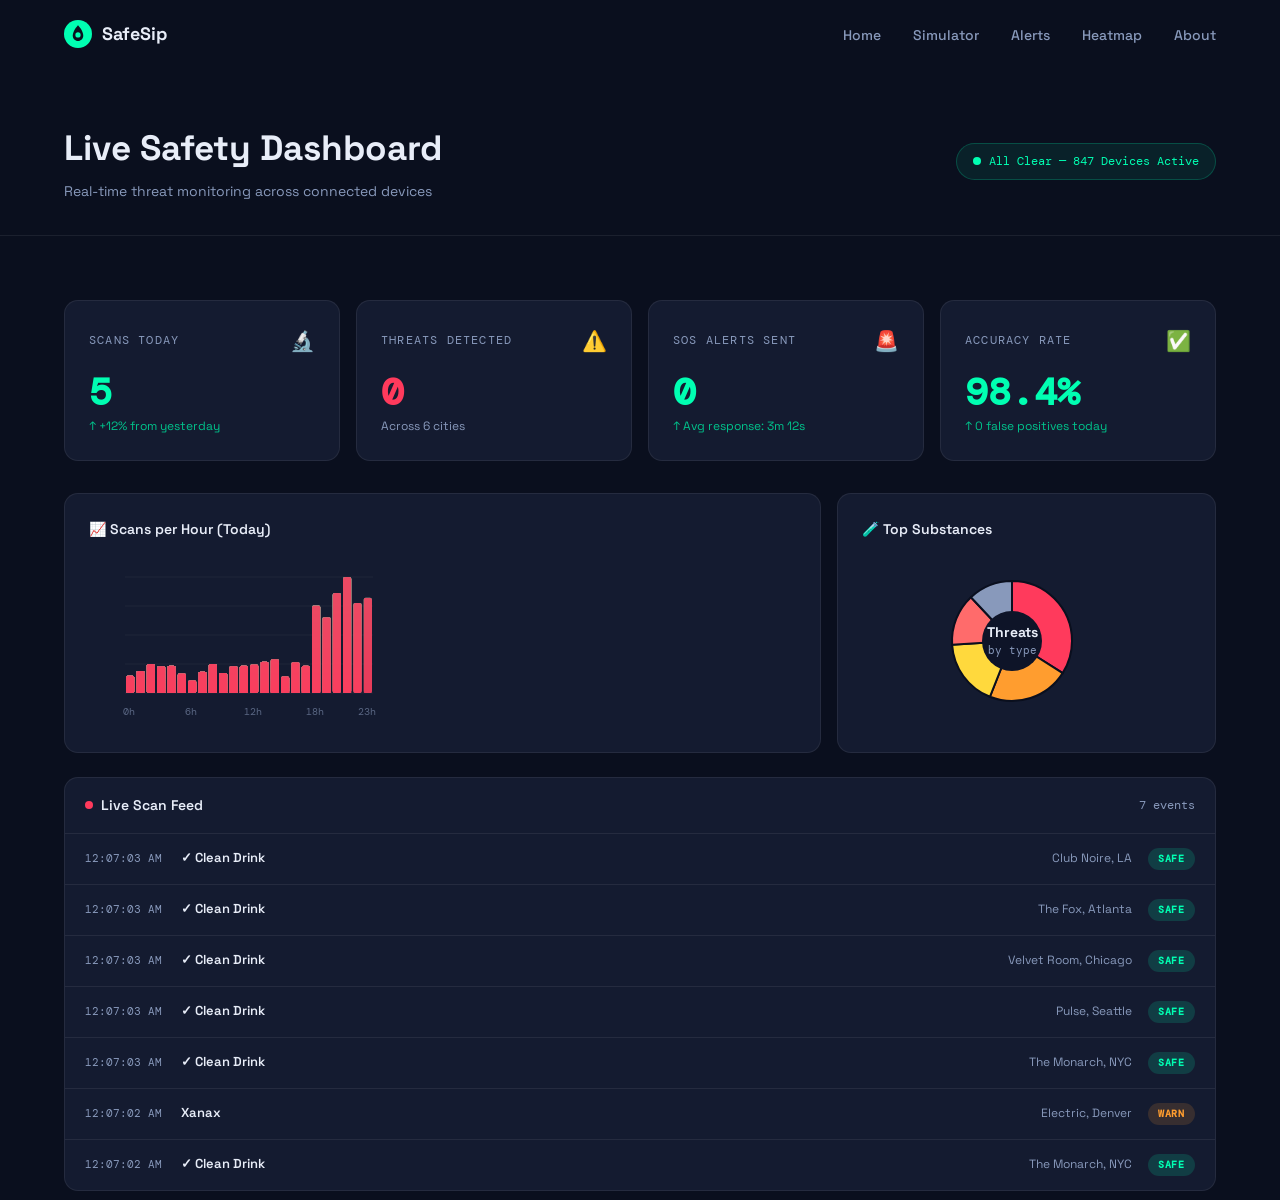
<file: pages/dashboard.html>
<!DOCTYPE html>
<html lang="en">
<head>
  <meta charset="UTF-8" />
  <meta name="viewport" content="width=device-width, initial-scale=1.0" />
  <title>SafeSip — Live Safety Dashboard</title>
  <link rel="icon" type="image/svg+xml" href="../assets/icons/favicon.svg" />
  <link rel="stylesheet" href="../css/main.css" />
  <link rel="stylesheet" href="../css/dashboard.css" />
  <link href="https://fonts.googleapis.com/css2?family=Space+Grotesk:wght@300;400;500;600;700&family=DM+Mono:wght@400;500&display=swap" rel="stylesheet" />
</head>
<body>

<nav class="nav scrolled" id="nav">
  <div class="nav-inner">
    <a href="../index.html" class="nav-logo">
      <svg width="28" height="28" viewBox="0 0 32 32" fill="none">
        <circle cx="16" cy="16" r="16" fill="#00FFB2"/>
        <path d="M16 6 C16 6 10 12 10 18 C10 21.3 12.7 24 16 24 C19.3 24 22 21.3 22 18 C22 12 16 6 16 6Z" fill="#0A0F1E"/>
        <circle cx="16" cy="17" r="3" fill="#00FFB2"/>
      </svg>
      <span>SafeSip</span>
    </a>
    <ul class="nav-links">
      <li><a href="../index.html">Home</a></li>
      <li><a href="simulator.html">Simulator</a></li>
      <li><a href="alerts.html">Alerts</a></li>
      <li><a href="map.html">Heatmap</a></li>
      <li><a href="about.html">About</a></li>
    </ul>
  </div>
</nav>

<div class="page-wrap">
  <div class="page-header">
    <div class="container">
      <div class="page-header-inner">
        <div>
          <h1 class="page-title">Live Safety Dashboard</h1>
          <p class="page-subtitle">Real-time threat monitoring across connected devices</p>
        </div>
        <div class="status-bar" id="globalStatus">
          <span class="pulse-dot"></span>
          <span id="statusText">All Clear — 847 Devices Active</span>
        </div>
      </div>
    </div>
  </div>

  <div class="container" style="padding-top:32px; padding-bottom:60px;">

    <!-- METRICS -->
    <div class="metric-grid">
      <div class="metric-card">
        <div class="metric-card-header">
          <span class="metric-label">Scans Today</span>
          <span class="metric-icon">🔬</span>
        </div>
        <div class="metric-value" id="metricScans">0</div>
        <div class="metric-change up" id="metricScansChange">↑ +12% from yesterday</div>
      </div>
      <div class="metric-card">
        <div class="metric-card-header">
          <span class="metric-label">Threats Detected</span>
          <span class="metric-icon">⚠️</span>
        </div>
        <div class="metric-value danger" id="metricThreats">0</div>
        <div class="metric-change" id="metricThreatsChange">Across 6 cities</div>
      </div>
      <div class="metric-card">
        <div class="metric-card-header">
          <span class="metric-label">SOS Alerts Sent</span>
          <span class="metric-icon">🚨</span>
        </div>
        <div class="metric-value" id="metricSOS">0</div>
        <div class="metric-change up">↑ Avg response: 3m 12s</div>
      </div>
      <div class="metric-card">
        <div class="metric-card-header">
          <span class="metric-label">Accuracy Rate</span>
          <span class="metric-icon">✅</span>
        </div>
        <div class="metric-value" id="metricAccuracy">0%</div>
        <div class="metric-change up">↑ 0 false positives today</div>
      </div>
    </div>

    <!-- ACTIVE ALERT (conditionally shown) -->
    <div class="alert-panel" id="activeAlert" style="display:none; margin-bottom:24px;">
      <div class="alert-panel-header">
        🚨 ACTIVE THREAT DETECTED
      </div>
      <div class="alert-detail">
        <div class="alert-detail-item">
          <label>Substance</label>
          <span id="alertSubstance">GHB</span>
        </div>
        <div class="alert-detail-item">
          <label>Location</label>
          <span id="alertLocation">The Grand, Austin TX</span>
        </div>
        <div class="alert-detail-item">
          <label>Time</label>
          <span id="alertTime">--:--</span>
        </div>
      </div>
      <div class="alert-actions">
        <button class="btn-danger" onclick="dismissAlert()">✓ Mark Responded</button>
        <button class="btn-secondary" onclick="dismissAlert()">Dismiss</button>
      </div>
    </div>

    <!-- CHARTS -->
    <div class="charts-row" style="margin-bottom:24px;">
      <div class="chart-card">
        <div class="chart-card-title">📈 Scans per Hour (Today)</div>
        <canvas id="hourlyChart" height="160"></canvas>
      </div>
      <div class="chart-card">
        <div class="chart-card-title">🧪 Top Substances</div>
        <canvas id="substanceChart" height="160"></canvas>
      </div>
    </div>

    <!-- LIVE FEED -->
    <div class="live-feed">
      <div class="live-feed-header">
        <div class="live-feed-title">
          <span class="live-dot"></span>
          Live Scan Feed
        </div>
        <span style="font-size:12px; color:var(--text-dim); font-family:var(--font-mono);" id="feedCount">0 events</span>
      </div>
      <div id="liveFeed"></div>
    </div>

  </div>
</div>

<script src="../js/main.js"></script>
<script>
// ── DASHBOARD DATA ──
const substances = [
  { name: 'SAFE', risk: 'safe', weight: 70 },
  { name: 'GHB', risk: 'danger', weight: 8 },
  { name: 'Ketamine', risk: 'warn', weight: 6 },
  { name: 'Rohypnol', risk: 'critical', weight: 4 },
  { name: 'MDMA', risk: 'warn', weight: 5 },
  { name: 'Fentanyl', risk: 'critical', weight: 2 },
  { name: 'Xanax', risk: 'warn', weight: 3 },
  { name: 'Scopolamine', risk: 'danger', weight: 2 },
];

const venues = [
  'The Monarch, NYC', 'Club Noire, LA', 'The Grand, Austin TX',
  'Velvet Room, Chicago', 'Prism, Miami', 'The Vault, Nashville',
  'Electric, Denver', 'Pulse, Seattle', 'The Fox, Atlanta',
];

function weightedRandom(arr) {
  const total = arr.reduce((s, x) => s + x.weight, 0);
  let r = Math.random() * total;
  for (const x of arr) { r -= x.weight; if (r <= 0) return x; }
  return arr[0];
}

function now() {
  return new Date().toLocaleTimeString('en-US', { hour: '2-digit', minute: '2-digit', second: '2-digit' });
}

// ── METRICS ──
let scansToday = 0, threatsToday = 0, sosToday = 0;

function animateNum(el, target, suffix = '') {
  const start = parseInt(el.textContent) || 0;
  const dur = 800;
  const t0 = performance.now();
  function step(t) {
    const p = Math.min((t - t0) / dur, 1);
    const val = Math.floor(start + (target - start) * (1 - Math.pow(1 - p, 3)));
    el.textContent = val + suffix;
    if (p < 1) requestAnimationFrame(step);
  }
  requestAnimationFrame(step);
}

function updateMetrics(sub) {
  scansToday++;
  if (sub.risk !== 'safe') { threatsToday++; if (sub.risk === 'critical' || sub.risk === 'danger') sosToday++; }
  animateNum(document.getElementById('metricScans'), scansToday);
  animateNum(document.getElementById('metricThreats'), threatsToday);
  animateNum(document.getElementById('metricSOS'), sosToday);
  document.getElementById('metricAccuracy').textContent = '98.4%';
}

// ── LIVE FEED ──
let feedCount = 0;
const feedEl = document.getElementById('liveFeed');

function addFeedItem(sub, venue) {
  feedCount++;
  document.getElementById('feedCount').textContent = feedCount + ' events';

  const item = document.createElement('div');
  item.className = 'feed-item';
  item.innerHTML = `
    <span class="feed-time">${now()}</span>
    <span class="feed-substance">${sub.name === 'SAFE' ? '✓ Clean Drink' : sub.name}</span>
    <span class="feed-location">${venue}</span>
    <span class="feed-badge ${sub.risk}">${sub.name === 'SAFE' ? 'SAFE' : sub.risk.toUpperCase()}</span>
  `;
  feedEl.insertBefore(item, feedEl.firstChild);
  if (feedEl.children.length > 20) feedEl.removeChild(feedEl.lastChild);

  // Show alert panel for critical
  if (sub.risk === 'critical' || sub.risk === 'danger') {
    const panel = document.getElementById('activeAlert');
    panel.style.display = 'block';
    document.getElementById('alertSubstance').textContent = sub.name;
    document.getElementById('alertLocation').textContent = venue;
    document.getElementById('alertTime').textContent = now();
    const gs = document.getElementById('globalStatus');
    gs.className = 'status-bar danger';
    document.getElementById('statusText').textContent = `⚠ THREAT ACTIVE — ${sub.name} at ${venue}`;
    setTimeout(() => {
      gs.className = 'status-bar';
      document.getElementById('statusText').textContent = `All Clear — 847 Devices Active`;
    }, 8000);
  }
}

function dismissAlert() {
  document.getElementById('activeAlert').style.display = 'none';
}

// ── CHARTS ──
function drawHourlyChart() {
  const canvas = document.getElementById('hourlyChart');
  if (!canvas) return;
  const ctx = canvas.getContext('2d');
  canvas.width = canvas.offsetWidth * window.devicePixelRatio || 600;
  canvas.height = 160 * window.devicePixelRatio || 160;
  ctx.scale(window.devicePixelRatio || 1, window.devicePixelRatio || 1);
  const W = canvas.offsetWidth || 600, H = 160;

  const hours = Array.from({length: 24}, (_, i) => i);
  const values = hours.map(h => {
    if (h < 18) return Math.floor(20 + Math.random() * 40);
    return Math.floor(80 + Math.random() * 120); // night spike
  });
  const threats = values.map(v => Math.floor(v * 0.08 * Math.random()));

  const maxV = Math.max(...values);
  const pad = { top: 16, right: 16, bottom: 28, left: 36 };
  const cW = W - pad.left - pad.right;
  const cH = H - pad.top - pad.bottom;
  const barW = cW / 24 - 2;

  // Grid
  ctx.strokeStyle = 'rgba(255,255,255,0.05)';
  ctx.lineWidth = 1;
  for (let i = 0; i <= 4; i++) {
    const y = pad.top + i * cH / 4;
    ctx.beginPath();
    ctx.moveTo(pad.left, y);
    ctx.lineTo(W - pad.right, y);
    ctx.stroke();
  }

  // Bars
  values.forEach((v, i) => {
    const x = pad.left + i * (cW / 24);
    const bH = (v / maxV) * cH;
    const y = pad.top + cH - bH;
    const gradient = ctx.createLinearGradient(0, y, 0, y + bH);
    gradient.addColorStop(0, 'rgba(0,255,178,0.8)');
    gradient.addColorStop(1, 'rgba(0,255,178,0.2)');
    ctx.fillStyle = gradient;
    ctx.roundRect(x + 1, y, barW, bH, 2);
    ctx.fill();

    if (threats[i] > 0) {
      const tH = (threats[i] / maxV) * cH;
      const ty = pad.top + cH - tH;
      ctx.fillStyle = 'rgba(255,58,92,0.9)';
      ctx.roundRect(x + 1, ty, barW, tH, 2);
      ctx.fill();
    }
  });

  // X labels
  ctx.fillStyle = 'rgba(136,153,187,0.6)';
  ctx.font = '10px DM Mono, monospace';
  ctx.textAlign = 'center';
  [0, 6, 12, 18, 23].forEach(i => {
    const x = pad.left + i * (cW / 24) + barW / 2;
    ctx.fillText(i + 'h', x, H - 6);
  });
}

function drawSubstanceChart() {
  const canvas = document.getElementById('substanceChart');
  if (!canvas) return;
  const ctx = canvas.getContext('2d');
  canvas.width = canvas.offsetWidth * window.devicePixelRatio || 280;
  canvas.height = 160 * window.devicePixelRatio;
  ctx.scale(window.devicePixelRatio || 1, window.devicePixelRatio || 1);
  const W = canvas.offsetWidth || 280, H = 160;

  const data = [
    { name: 'GHB', value: 34, color: '#FF3A5C' },
    { name: 'Ketamine', value: 22, color: '#FF9D2F' },
    { name: 'MDMA', value: 18, color: '#FFD93D' },
    { name: 'Rohypnol', value: 14, color: '#FF6B6B' },
    { name: 'Other', value: 12, color: '#8899BB' },
  ];

  const total = data.reduce((s, d) => s + d.value, 0);
  const cx = W / 2, cy = H / 2, r = Math.min(W, H) / 2 - 20;
  let angle = -Math.PI / 2;

  data.forEach(d => {
    const sweep = (d.value / total) * Math.PI * 2;
    ctx.beginPath();
    ctx.moveTo(cx, cy);
    ctx.arc(cx, cy, r, angle, angle + sweep);
    ctx.closePath();
    ctx.fillStyle = d.color;
    ctx.fill();
    ctx.strokeStyle = '#0A0F1E';
    ctx.lineWidth = 2;
    ctx.stroke();
    angle += sweep;
  });

  // Center
  ctx.beginPath();
  ctx.arc(cx, cy, r * 0.5, 0, Math.PI * 2);
  ctx.fillStyle = '#0E1428';
  ctx.fill();
  ctx.fillStyle = '#E8EDF8';
  ctx.font = 'bold 14px Space Grotesk, sans-serif';
  ctx.textAlign = 'center';
  ctx.textBaseline = 'middle';
  ctx.fillText('Threats', cx, cy - 8);
  ctx.font = '11px DM Mono, monospace';
  ctx.fillStyle = '#8899BB';
  ctx.fillText('by type', cx, cy + 10);
}

// ── INIT ──
window.addEventListener('load', () => {
  drawHourlyChart();
  drawSubstanceChart();

  // Initial events
  for (let i = 0; i < 8; i++) {
    setTimeout(() => {
      const sub = weightedRandom(substances);
      const venue = venues[Math.floor(Math.random() * venues.length)];
      addFeedItem(sub, venue);
      updateMetrics(sub);
    }, i * 200);
  }

  // Live updates
  setInterval(() => {
    const sub = weightedRandom(substances);
    const venue = venues[Math.floor(Math.random() * venues.length)];
    addFeedItem(sub, venue);
    updateMetrics(sub);
  }, 3500);
});
</script>
</body>
</html>
</file>
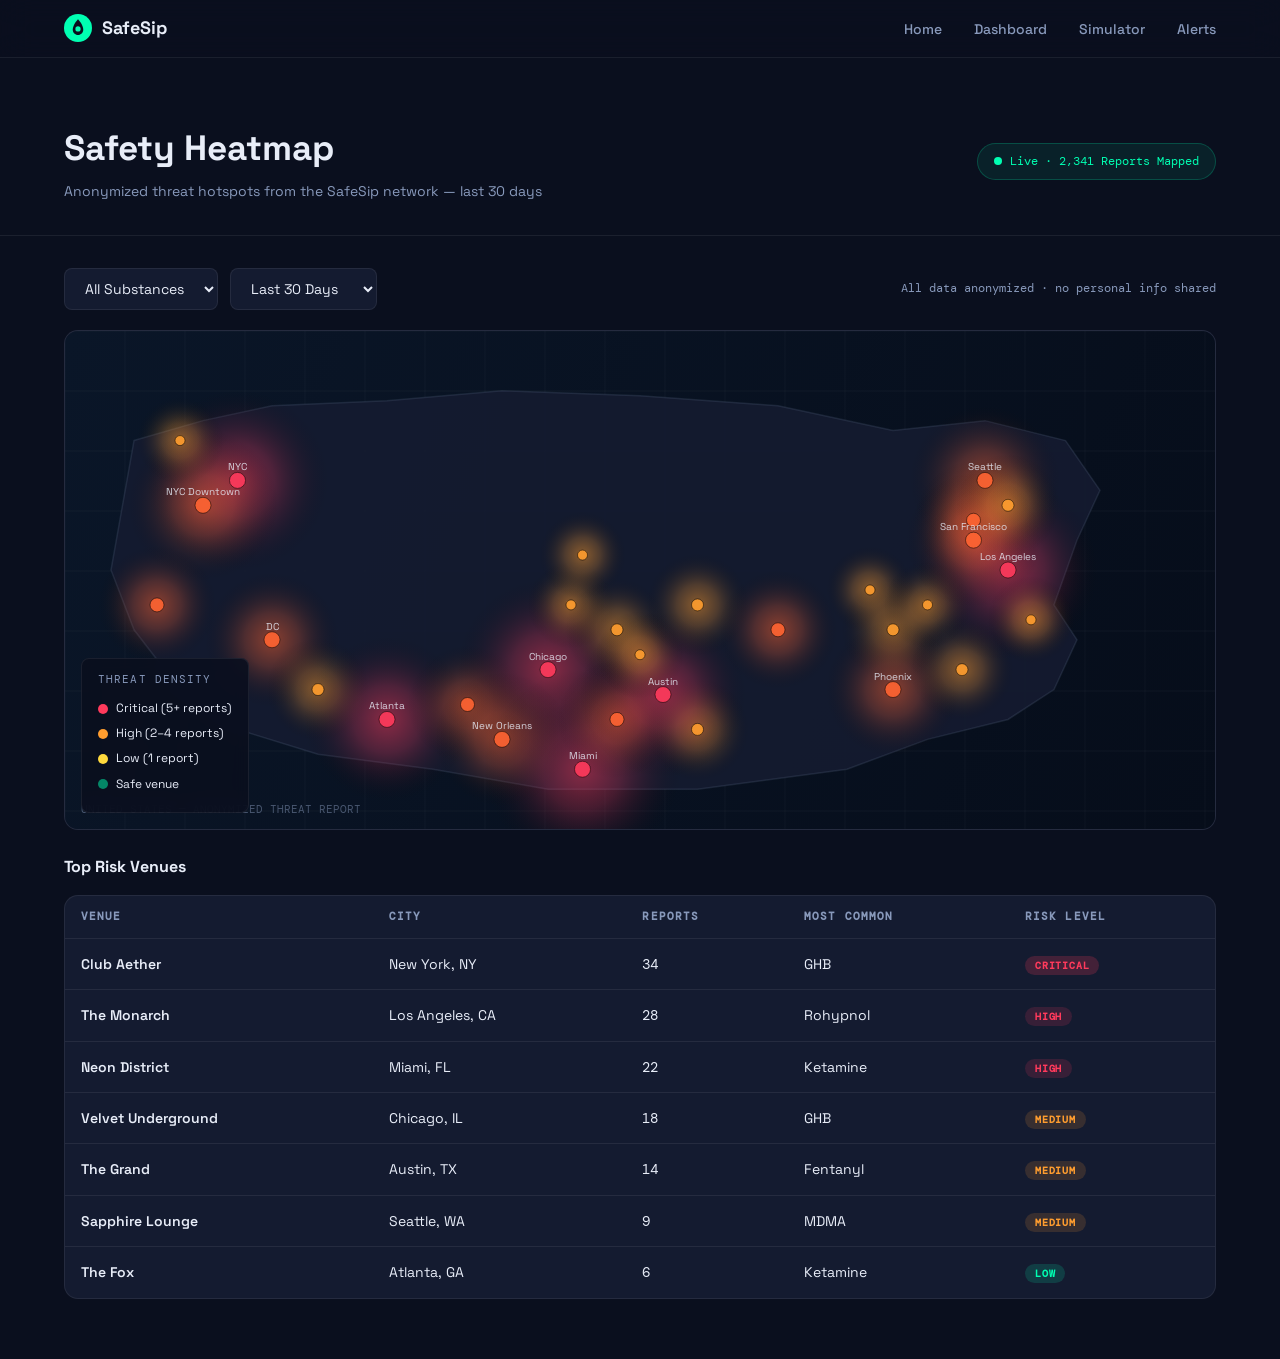
<file: pages/map.html>
<!DOCTYPE html>
<html lang="en">
<head>
  <meta charset="UTF-8" />
  <meta name="viewport" content="width=device-width, initial-scale=1.0" />
  <title>SafeSip — Threat Heatmap</title>
  <link rel="icon" type="image/svg+xml" href="../assets/icons/favicon.svg" />
  <link rel="stylesheet" href="../css/main.css" />
  <link rel="stylesheet" href="../css/dashboard.css" />
  <link href="https://fonts.googleapis.com/css2?family=Space+Grotesk:wght@300;400;500;600;700&family=DM+Mono:wght@400;500&display=swap" rel="stylesheet" />
</head>
<body>

<nav class="nav scrolled">
  <div class="nav-inner">
    <a href="../index.html" class="nav-logo">
      <svg width="28" height="28" viewBox="0 0 32 32" fill="none">
        <circle cx="16" cy="16" r="16" fill="#00FFB2"/>
        <path d="M16 6 C16 6 10 12 10 18 C10 21.3 12.7 24 16 24 C19.3 24 22 21.3 22 18 C22 12 16 6 16 6Z" fill="#0A0F1E"/>
        <circle cx="16" cy="17" r="3" fill="#00FFB2"/>
      </svg>
      <span>SafeSip</span>
    </a>
    <ul class="nav-links">
      <li><a href="../index.html">Home</a></li>
      <li><a href="dashboard.html">Dashboard</a></li>
      <li><a href="simulator.html">Simulator</a></li>
      <li><a href="alerts.html">Alerts</a></li>
    </ul>
  </div>
</nav>

<div class="page-wrap">
  <div class="page-header">
    <div class="container">
      <div class="page-header-inner">
        <div>
          <h1 class="page-title">Safety Heatmap</h1>
          <p class="page-subtitle">Anonymized threat hotspots from the SafeSip network — last 30 days</p>
        </div>
        <div class="status-bar">
          <span class="pulse-dot"></span>
          Live · 2,341 Reports Mapped
        </div>
      </div>
    </div>
  </div>

  <div class="container" style="padding-top:32px; padding-bottom:60px;">

    <!-- Controls -->
    <div style="display:flex; gap:12px; flex-wrap:wrap; margin-bottom:20px; align-items:center;">
      <select id="filterSubstance" onchange="redrawMap()" style="background:var(--surface); border:1px solid var(--border); color:var(--text); padding:10px 16px; border-radius:8px; font-family:var(--font-head); font-size:14px; cursor:pointer;">
        <option value="all">All Substances</option>
        <option value="ghb">GHB Only</option>
        <option value="ketamine">Ketamine Only</option>
        <option value="rohypnol">Rohypnol Only</option>
        <option value="fentanyl">Fentanyl Only</option>
        <option value="mdma">MDMA Only</option>
      </select>
      <select id="filterTime" onchange="redrawMap()" style="background:var(--surface); border:1px solid var(--border); color:var(--text); padding:10px 16px; border-radius:8px; font-family:var(--font-head); font-size:14px; cursor:pointer;">
        <option value="30">Last 30 Days</option>
        <option value="7">Last 7 Days</option>
        <option value="1">Last 24 Hours</option>
      </select>
      <div style="margin-left:auto; font-family:var(--font-mono); font-size:12px; color:var(--text-dim);">All data anonymized · no personal info shared</div>
    </div>

    <!-- Map -->
    <div class="map-container" style="margin-bottom:24px;">
      <canvas id="heatCanvas"></canvas>
      <div class="map-legend">
        <div class="map-legend-title">Threat Density</div>
        <div class="legend-item"><div class="legend-dot" style="background:#FF3A5C;"></div> Critical (5+ reports)</div>
        <div class="legend-item"><div class="legend-dot" style="background:#FF9D2F;"></div> High (2–4 reports)</div>
        <div class="legend-item"><div class="legend-dot" style="background:#FFD93D;"></div> Low (1 report)</div>
        <div class="legend-item"><div class="legend-dot" style="background:rgba(0,255,178,0.5);"></div> Safe venue</div>
      </div>
    </div>

    <!-- Venue list -->
    <h2 style="font-size:1rem; font-weight:700; margin-bottom:16px;">Top Risk Venues</h2>
    <div style="background:var(--surface); border:1px solid var(--border); border-radius:var(--r-md); overflow:hidden;">
      <table class="history-table">
        <thead>
          <tr>
            <th>Venue</th>
            <th>City</th>
            <th>Reports</th>
            <th>Most Common</th>
            <th>Risk Level</th>
          </tr>
        </thead>
        <tbody>
          <tr><td style="font-weight:600;">Club Aether</td><td>New York, NY</td><td style="font-family:var(--font-mono);">34</td><td>GHB</td><td><span class="feed-badge critical">CRITICAL</span></td></tr>
          <tr><td style="font-weight:600;">The Monarch</td><td>Los Angeles, CA</td><td style="font-family:var(--font-mono);">28</td><td>Rohypnol</td><td><span class="feed-badge danger">HIGH</span></td></tr>
          <tr><td style="font-weight:600;">Neon District</td><td>Miami, FL</td><td style="font-family:var(--font-mono);">22</td><td>Ketamine</td><td><span class="feed-badge danger">HIGH</span></td></tr>
          <tr><td style="font-weight:600;">Velvet Underground</td><td>Chicago, IL</td><td style="font-family:var(--font-mono);">18</td><td>GHB</td><td><span class="feed-badge warn">MEDIUM</span></td></tr>
          <tr><td style="font-weight:600;">The Grand</td><td>Austin, TX</td><td style="font-family:var(--font-mono);">14</td><td>Fentanyl</td><td><span class="feed-badge warn">MEDIUM</span></td></tr>
          <tr><td style="font-weight:600;">Sapphire Lounge</td><td>Seattle, WA</td><td style="font-family:var(--font-mono);">9</td><td>MDMA</td><td><span class="feed-badge warn">MEDIUM</span></td></tr>
          <tr><td style="font-weight:600;">The Fox</td><td>Atlanta, GA</td><td style="font-family:var(--font-mono);">6</td><td>Ketamine</td><td><span class="feed-badge safe">LOW</span></td></tr>
        </tbody>
      </table>
    </div>

  </div>
</div>

<script src="../js/main.js"></script>
<script>
// Heatmap using Canvas
const canvas = document.getElementById('heatCanvas');
const ctx = canvas.getContext('2d');

// Hotspot data [x%, y%, intensity, label]
const BASE_HOTSPOTS = [
  [0.15, 0.3, 9, 'NYC'],
  [0.12, 0.35, 7, 'NYC Downtown'],
  [0.08, 0.55, 5, 'Philadelphia'],
  [0.18, 0.62, 6, 'DC'],
  [0.22, 0.72, 4, 'Charlotte'],
  [0.28, 0.78, 8, 'Atlanta'],
  [0.35, 0.75, 5, 'Nashville'],
  [0.42, 0.68, 9, 'Chicago'],
  [0.44, 0.55, 3, 'Detroit'],
  [0.48, 0.60, 4, 'Indianapolis'],
  [0.38, 0.82, 6, 'New Orleans'],
  [0.45, 0.88, 10, 'Miami'],
  [0.48, 0.78, 5, 'Tampa'],
  [0.55, 0.80, 4, 'Houston'],
  [0.52, 0.73, 8, 'Austin'],
  [0.50, 0.65, 3, 'Dallas'],
  [0.55, 0.55, 4, 'Kansas City'],
  [0.45, 0.45, 3, 'Minneapolis'],
  [0.62, 0.60, 5, 'Denver'],
  [0.70, 0.52, 3, 'Salt Lake City'],
  [0.72, 0.60, 4, 'Las Vegas'],
  [0.72, 0.72, 6, 'Phoenix'],
  [0.78, 0.68, 4, 'Albuquerque'],
  [0.75, 0.55, 3, 'Reno'],
  [0.10, 0.22, 3, 'Boston'],
  [0.80, 0.30, 7, 'Seattle'],
  [0.79, 0.38, 5, 'Portland'],
  [0.82, 0.48, 9, 'Los Angeles'],
  [0.84, 0.58, 3, 'San Diego'],
  [0.79, 0.42, 6, 'San Francisco'],
  [0.82, 0.35, 4, 'Sacramento'],
];

function intensityColor(v, alpha = 1) {
  if (v >= 8) return `rgba(255,58,92,${alpha})`;
  if (v >= 5) return `rgba(255,100,50,${alpha})`;
  if (v >= 3) return `rgba(255,157,47,${alpha})`;
  return `rgba(255,220,60,${alpha})`;
}

function redrawMap() {
  const W = canvas.width = canvas.offsetWidth;
  const H = canvas.height = canvas.offsetHeight;

  // Draw US outline (simplified SVG-like path on canvas)
  ctx.clearRect(0, 0, W, H);

  // Background gradient (ocean)
  const bg = ctx.createLinearGradient(0, 0, W, H);
  bg.addColorStop(0, '#0A1628');
  bg.addColorStop(1, '#060D1A');
  ctx.fillStyle = bg;
  ctx.fillRect(0, 0, W, H);

  // Grid lines
  ctx.strokeStyle = 'rgba(255,255,255,0.03)';
  ctx.lineWidth = 1;
  for (let x = 0; x < W; x += 60) { ctx.beginPath(); ctx.moveTo(x, 0); ctx.lineTo(x, H); ctx.stroke(); }
  for (let y = 0; y < H; y += 60) { ctx.beginPath(); ctx.moveTo(0, y); ctx.lineTo(W, y); ctx.stroke(); }

  // USA simplified shape
  ctx.fillStyle = 'rgba(20,27,48,0.9)';
  ctx.strokeStyle = 'rgba(136,153,187,0.15)';
  ctx.lineWidth = 1.5;
  ctx.beginPath();
  // Very simplified continental US polygon
  const pts = [
    [0.06,0.22],[0.12,0.18],[0.18,0.15],[0.28,0.14],[0.38,0.12],[0.50,0.13],
    [0.62,0.15],[0.72,0.20],[0.80,0.18],[0.87,0.22],[0.90,0.32],[0.88,0.42],
    [0.86,0.55],[0.88,0.62],[0.86,0.72],[0.82,0.78],[0.75,0.82],[0.68,0.88],
    [0.55,0.92],[0.42,0.92],[0.32,0.88],[0.22,0.85],[0.15,0.80],[0.10,0.72],
    [0.06,0.60],[0.04,0.48],[0.05,0.35],[0.06,0.22]
  ];
  ctx.moveTo(pts[0][0]*W, pts[0][1]*H);
  pts.forEach(p => ctx.lineTo(p[0]*W, p[1]*H));
  ctx.closePath();
  ctx.fill();
  ctx.stroke();

  // Heatmap blobs
  BASE_HOTSPOTS.forEach(([px, py, intensity]) => {
    const x = px * W, y = py * H;
    const r = (intensity / 10) * 80 + 20;
    const grad = ctx.createRadialGradient(x, y, 0, x, y, r);
    const col = intensityColor(intensity);
    grad.addColorStop(0, col.replace(/[\d.]+\)$/, '0.5)'));
    grad.addColorStop(0.4, col.replace(/[\d.]+\)$/, '0.25)'));
    grad.addColorStop(1, 'transparent');
    ctx.fillStyle = grad;
    ctx.beginPath();
    ctx.arc(x, y, r, 0, Math.PI * 2);
    ctx.fill();
  });

  // City dots
  BASE_HOTSPOTS.forEach(([px, py, intensity, label]) => {
    const x = px * W, y = py * H;
    ctx.beginPath();
    ctx.arc(x, y, Math.min(intensity, 6) + 2, 0, Math.PI * 2);
    ctx.fillStyle = intensityColor(intensity, 0.9);
    ctx.fill();
    ctx.strokeStyle = 'rgba(0,0,0,0.5)';
    ctx.lineWidth = 1;
    ctx.stroke();

    if (intensity >= 6) {
      ctx.fillStyle = 'rgba(232,237,248,0.85)';
      ctx.font = '10px Space Grotesk, sans-serif';
      ctx.textAlign = 'center';
      ctx.fillText(label, x, y - 10);
    }
  });

  // Title
  ctx.fillStyle = 'rgba(136,153,187,0.5)';
  ctx.font = '11px DM Mono, monospace';
  ctx.textAlign = 'left';
  ctx.fillText('UNITED STATES — ANONYMIZED THREAT REPORT', 16, H - 16);
}

window.addEventListener('load', redrawMap);
window.addEventListener('resize', redrawMap);
</script>
</body>
</html>
</file>
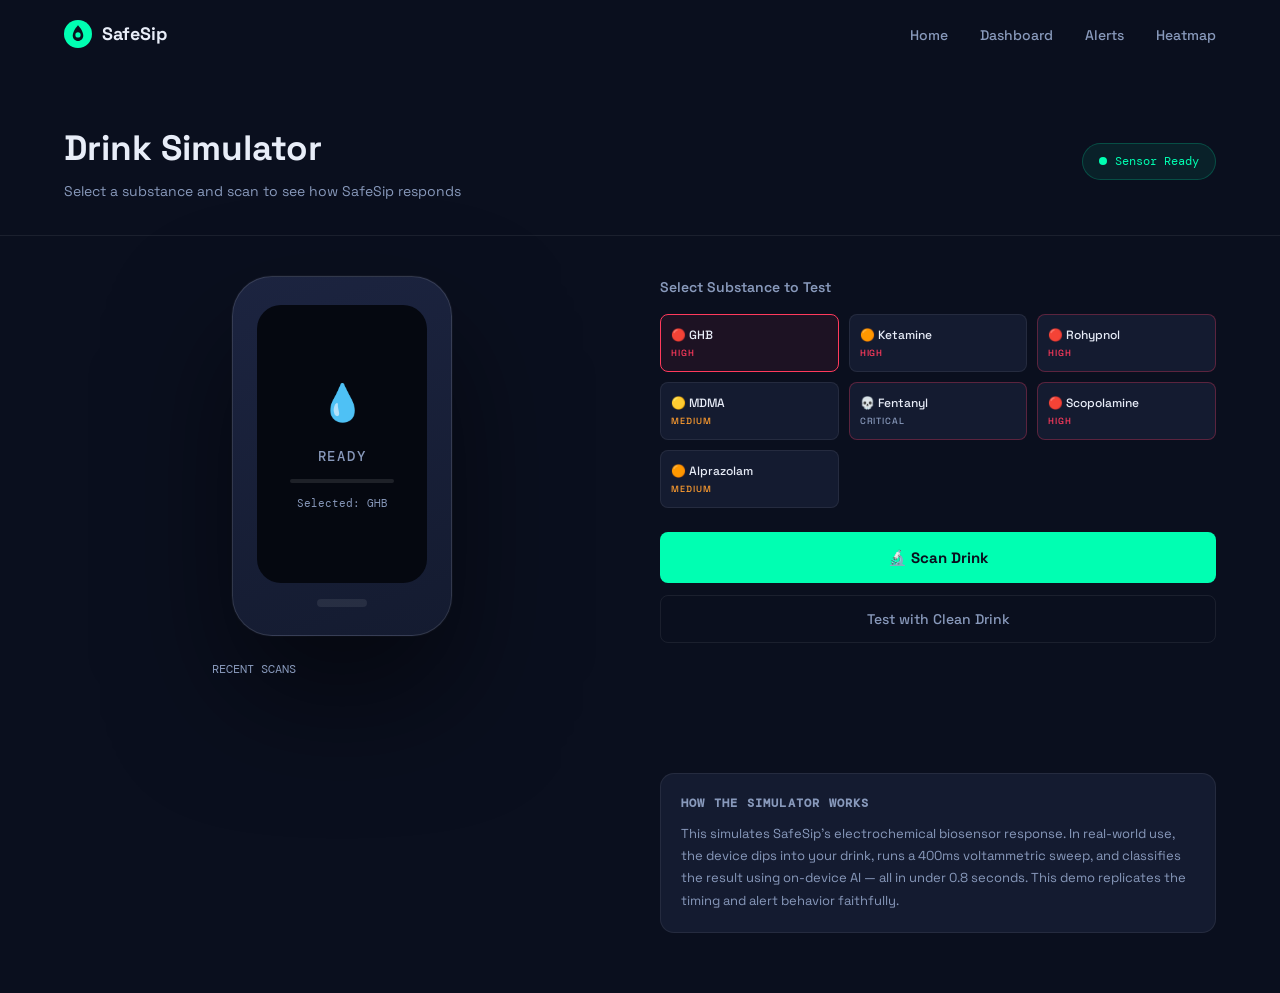
<file: pages/simulator.html>
<!DOCTYPE html>
<html lang="en">
<head>
  <meta charset="UTF-8" />
  <meta name="viewport" content="width=device-width, initial-scale=1.0" />
  <title>SafeSip — Drink Simulator</title>
  <link rel="icon" type="image/svg+xml" href="../assets/icons/favicon.svg" />
  <link rel="stylesheet" href="../css/main.css" />
  <link rel="stylesheet" href="../css/dashboard.css" />
  <link href="https://fonts.googleapis.com/css2?family=Space+Grotesk:wght@300;400;500;600;700&family=DM+Mono:wght@400;500&display=swap" rel="stylesheet" />
</head>
<body>

<nav class="nav scrolled" id="nav">
  <div class="nav-inner">
    <a href="../index.html" class="nav-logo">
      <svg width="28" height="28" viewBox="0 0 32 32" fill="none">
        <circle cx="16" cy="16" r="16" fill="#00FFB2"/>
        <path d="M16 6 C16 6 10 12 10 18 C10 21.3 12.7 24 16 24 C19.3 24 22 21.3 22 18 C22 12 16 6 16 6Z" fill="#0A0F1E"/>
        <circle cx="16" cy="17" r="3" fill="#00FFB2"/>
      </svg>
      <span>SafeSip</span>
    </a>
    <ul class="nav-links">
      <li><a href="../index.html">Home</a></li>
      <li><a href="dashboard.html">Dashboard</a></li>
      <li><a href="alerts.html">Alerts</a></li>
      <li><a href="map.html">Heatmap</a></li>
    </ul>
  </div>
</nav>

<div class="page-wrap">
  <div class="page-header">
    <div class="container">
      <div class="page-header-inner">
        <div>
          <h1 class="page-title">Drink Simulator</h1>
          <p class="page-subtitle">Select a substance and scan to see how SafeSip responds</p>
        </div>
        <div class="status-bar">
          <span class="pulse-dot"></span>
          Sensor Ready
        </div>
      </div>
    </div>
  </div>

  <div class="container" style="padding-top:40px; padding-bottom:60px;">
    <div class="sim-layout">

      <!-- LEFT: Device -->
      <div class="sim-device">
        <div class="sim-device-body" id="simDevice">
          <div class="sim-screen" id="simScreen">
            <div class="sim-scan-ring" id="simRing"></div>
            <div class="sim-result-icon" id="simIcon">💧</div>
            <div class="sim-result-text scanning" id="simStatus">READY</div>
            <div class="sim-confidence" id="simConfBar">
              <div class="sim-confidence-fill" id="simConfFill"></div>
            </div>
            <div class="sim-substance-name" id="simSubName">Place a drop on the sensor</div>
          </div>
          <div style="width:50px; height:8px; background:rgba(255,255,255,0.08); border-radius:4px;"></div>
        </div>

        <!-- Scan history mini -->
        <div style="width:100%; max-width:260px;">
          <div style="font-size:12px; color:var(--text-dim); margin-bottom:10px; font-family:var(--font-mono);">RECENT SCANS</div>
          <div id="scanHistory" style="display:flex; flex-direction:column; gap:6px;"></div>
        </div>
      </div>

      <!-- RIGHT: Controls -->
      <div>
        <div class="substances-panel">
          <h3>Select Substance to Test</h3>
          <div class="substance-grid" id="substanceGrid">
            <!-- Injected by JS -->
          </div>
        </div>

        <button class="scan-button" id="scanBtn" onclick="startScan()">
          🔬 Scan Drink
        </button>
        <button class="safe-button" onclick="selectSubstance('safe')">
          Test with Clean Drink
        </button>

        <!-- Result card -->
        <div class="result-card" id="resultCard">
          <div class="result-title" id="resultTitle"></div>
          <div class="result-detail-grid" id="resultGrid"></div>
          <div id="resultDesc" style="font-size:14px; color:var(--text-dim); line-height:1.7; margin-bottom:20px;"></div>
          <div id="resultActions"></div>
        </div>

        <!-- Info box -->
        <div style="margin-top:24px; padding:20px; background:var(--surface); border:1px solid var(--border); border-radius:var(--r-md);">
          <div style="font-size:12px; font-weight:600; margin-bottom:10px; color:var(--text-dim); text-transform:uppercase; letter-spacing:0.1em; font-family:var(--font-mono);">How the simulator works</div>
          <p style="font-size:13px; color:var(--text-dim); line-height:1.7;">This simulates SafeSip's electrochemical biosensor response. In real-world use, the device dips into your drink, runs a 400ms voltammetric sweep, and classifies the result using on-device AI — all in under 0.8 seconds. This demo replicates the timing and alert behavior faithfully.</p>
        </div>
      </div>

    </div>
  </div>
</div>

<script src="../js/main.js"></script>
<script>
const SUBSTANCES = [
  { id: 'ghb', name: 'GHB', fullName: 'Gamma-Hydroxybutyrate', risk: 'high', category: 'danger', icon: '🔴',
    desc: 'GHB is a central nervous system depressant used as a date rape drug. Colorless, odorless, slightly salty taste. Causes sedation, amnesia, and loss of consciousness at high doses. SafeSip detects it via oxidation peak at +0.58V.',
    onset: '15–30 min', duration: '3–6 hrs', confidence: 97 },
  { id: 'ket', name: 'Ketamine', fullName: 'Ketamine HCl', risk: 'high', category: 'warn', icon: '🟠',
    desc: 'Ketamine is a dissociative anesthetic that causes hallucinations and disorientation. Commonly dissolved in drinks at venues. SafeSip detects its unique cathodic reduction signature at –0.3V.',
    onset: '10–20 min', duration: '1–2 hrs', confidence: 94 },
  { id: 'roh', name: 'Rohypnol', fullName: 'Flunitrazepam', risk: 'high', category: 'danger', icon: '🔴',
    desc: 'Rohypnol is a powerful benzodiazepine 10× stronger than Valium. Causes profound sedation and anterograde amnesia. Modern formulations turn drinks blue — SafeSip detects it before color appears.',
    onset: '15–25 min', duration: '6–12 hrs', confidence: 96 },
  { id: 'mdma', name: 'MDMA', fullName: '3,4-Methylenedioxymethamphetamine', risk: 'medium', category: 'warn', icon: '🟡',
    desc: 'MDMA (Ecstasy) is a stimulant-empathogen. While often taken voluntarily, it poses serious dangers when added to drinks without consent. SafeSip identifies it via catecholamine-like electrochemical signature.',
    onset: '30–60 min', duration: '3–5 hrs', confidence: 91 },
  { id: 'fen', name: 'Fentanyl', fullName: 'Fentanyl Citrate', risk: 'critical', category: 'danger', icon: '💀',
    desc: 'Fentanyl is 100× more potent than morphine. Even micrograms can cause respiratory depression and death. SafeSip uses a specialized gold electrode to detect fentanyl analogs at concentrations as low as 0.1 μg/mL.',
    onset: '5–15 min', duration: '1–2 hrs', confidence: 99 },
  { id: 'scop', name: 'Scopolamine', fullName: 'Hyoscine / Burundanga', risk: 'high', category: 'danger', icon: '🔴',
    desc: 'Scopolamine causes total amnesia and extreme suggestibility. Known as "Devil\'s Breath," it has been used in robbery and assault. Completely tasteless. SafeSip detects it via its muscarinic receptor-binding chemical signature.',
    onset: '15–30 min', duration: '8–24 hrs', confidence: 88 },
  { id: 'xan', name: 'Alprazolam', fullName: 'Xanax / Alprazolam', risk: 'medium', category: 'warn', icon: '🟠',
    desc: 'Alprazolam is a common benzodiazepine that can be dissolved in drinks. Causes sedation, memory impairment, and disinhibition. SafeSip detects its triazolobenzodiazepine structure electrochemically.',
    onset: '20–40 min', duration: '4–6 hrs', confidence: 92 },
  { id: 'safe', name: 'Clean Drink', fullName: 'No Threats Found', risk: 'safe', category: 'safe', icon: '✅',
    desc: 'No controlled substances detected. The drink is clear for consumption. SafeSip ran full 47-substance sweep and found no anomalous electrochemical signatures.',
    onset: '—', duration: '—', confidence: 100 },
];

let selectedSubstance = null;
let scanHistory = [];
let scanning = false;

// Build grid
function buildGrid() {
  const grid = document.getElementById('substanceGrid');
  SUBSTANCES.filter(s => s.id !== 'safe').forEach(s => {
    const btn = document.createElement('button');
    btn.className = `substance-btn ${s.category === 'danger' ? 'danger-sub' : ''}`;
    btn.dataset.id = s.id;
    btn.innerHTML = `
      <span>${s.icon} ${s.name}</span>
      <span class="substance-risk ${s.risk}">${s.risk.toUpperCase()}</span>
    `;
    btn.onclick = () => selectSubstance(s.id);
    grid.appendChild(btn);
  });
}

function selectSubstance(id) {
  selectedSubstance = SUBSTANCES.find(s => s.id === id) || SUBSTANCES.find(s => s.id === 'safe');
  document.querySelectorAll('.substance-btn').forEach(b => b.classList.remove('selected'));
  const btn = document.querySelector(`[data-id="${id}"]`);
  if (btn) btn.classList.add('selected');
  resetDevice();
}

function resetDevice() {
  const device = document.getElementById('simDevice');
  const ring = document.getElementById('simRing');
  const icon = document.getElementById('simIcon');
  const status = document.getElementById('simStatus');
  const fill = document.getElementById('simConfFill');
  const subName = document.getElementById('simSubName');
  device.className = 'sim-device-body';
  ring.className = 'sim-scan-ring';
  icon.textContent = '💧';
  status.textContent = 'READY';
  status.className = 'sim-result-text scanning';
  fill.style.width = '0';
  fill.style.background = 'var(--mint)';
  subName.textContent = selectedSubstance ? `Selected: ${selectedSubstance.name}` : 'Place a drop on the sensor';
  document.getElementById('resultCard').className = 'result-card';
}

function startScan() {
  if (scanning) return;
  if (!selectedSubstance) { alert('Please select a substance first.'); return; }
  scanning = true;

  const device = document.getElementById('simDevice');
  const ring = document.getElementById('simRing');
  const icon = document.getElementById('simIcon');
  const status = document.getElementById('simStatus');
  const fill = document.getElementById('simConfFill');
  const subName = document.getElementById('simSubName');
  const scanBtn = document.getElementById('scanBtn');

  scanBtn.disabled = true;
  scanBtn.textContent = '⏳ Scanning…';

  const isSafe = selectedSubstance.id === 'safe';
  device.className = 'sim-device-body scanning';
  ring.className = 'sim-scan-ring active' + (isSafe ? '' : ' danger');
  icon.textContent = '🔬';
  status.textContent = 'ANALYZING…';
  status.className = 'sim-result-text scanning';
  subName.textContent = 'Running voltammetric sweep…';
  fill.style.background = 'var(--mint)';

  // Progress animation
  let progress = 0;
  const fillInterval = setInterval(() => {
    progress += Math.random() * 8;
    if (progress > 88) progress = 88;
    fill.style.width = progress + '%';
    const msgs = ['Sweeping –0.6V…', 'Peak detection…', 'AI classification…', 'Cross-referencing…'];
    subName.textContent = msgs[Math.floor(progress / 25)];
  }, 120);

  setTimeout(() => {
    clearInterval(fillInterval);
    fill.style.width = selectedSubstance.confidence + '%';
    fill.style.background = isSafe ? 'var(--mint)' : 'var(--danger)';
    device.className = `sim-device-body ${isSafe ? 'scanning' : 'detected'}`;

    icon.textContent = isSafe ? '✅' : '🚨';
    status.textContent = isSafe ? 'SAFE' : '⚠ THREAT';
    status.className = `sim-result-text ${isSafe ? 'safe' : 'danger'}`;
    subName.textContent = selectedSubstance.name + ' — ' + selectedSubstance.confidence + '% confidence';

    if (!isSafe) {
      ring.className = 'sim-scan-ring active danger';
      triggerSOS();
    }

    showResult(selectedSubstance);
    addToHistory(selectedSubstance);
    scanning = false;
    scanBtn.disabled = false;
    scanBtn.textContent = '🔬 Scan Drink';
    if (!isSafe) {
      scanBtn.className = 'scan-button danger';
      setTimeout(() => { scanBtn.className = 'scan-button'; }, 5000);
    }
  }, 1800);
}

function showResult(sub) {
  const card = document.getElementById('resultCard');
  const title = document.getElementById('resultTitle');
  const grid = document.getElementById('resultGrid');
  const desc = document.getElementById('resultDesc');
  const actions = document.getElementById('resultActions');
  const isSafe = sub.id === 'safe';

  card.className = `result-card visible ${isSafe ? 'safe-result' : 'danger-result'}`;
  title.className = `result-title ${isSafe ? 'safe' : 'danger'}`;
  title.innerHTML = `${sub.icon} ${isSafe ? 'Drink Safe' : sub.name + ' Detected'}`;

  grid.innerHTML = `
    <div class="result-detail-item"><label>Substance</label><span>${sub.fullName}</span></div>
    <div class="result-detail-item"><label>Confidence</label><span>${sub.confidence}%</span></div>
    <div class="result-detail-item"><label>Risk Level</label><span style="color:${isSafe ? 'var(--mint)' : sub.risk === 'critical' ? 'var(--danger)' : 'var(--warn)'}">${sub.risk.toUpperCase()}</span></div>
    <div class="result-detail-item"><label>Onset Time</label><span>${sub.onset}</span></div>
    <div class="result-detail-item"><label>Duration</label><span>${sub.duration}</span></div>
    <div class="result-detail-item"><label>Scan Time</label><span>0.8s</span></div>
  `;
  desc.textContent = sub.desc;

  if (!isSafe) {
    actions.innerHTML = `
      <div style="display:flex; gap:12px; flex-wrap:wrap;">
        <button class="btn-danger" onclick="alert('In real SafeSip: SMS sent to 3 emergency contacts with GPS location.')">🚨 Send SOS</button>
        <button class="btn-secondary" onclick="alert('Emergency services dialed.')">📞 Call 911</button>
        <button class="btn-ghost" onclick="resetDevice(); scanning=false;">↩ New Scan</button>
      </div>
    `;
  } else {
    actions.innerHTML = `<button class="btn-ghost" onclick="resetDevice(); scanning=false;">↩ New Scan</button>`;
  }
}

function addToHistory(sub) {
  scanHistory.unshift(sub);
  if (scanHistory.length > 5) scanHistory.pop();
  const hist = document.getElementById('scanHistory');
  hist.innerHTML = scanHistory.map(s => `
    <div style="display:flex; align-items:center; gap:10px; padding:8px 12px; background:var(--surface); border:1px solid var(--border); border-radius:6px; font-size:12px;">
      <span>${s.icon}</span>
      <span style="flex:1;">${s.name}</span>
      <span class="feed-badge ${s.id === 'safe' ? 'safe' : s.category}">${s.id === 'safe' ? 'SAFE' : 'THREAT'}</span>
    </div>
  `).join('');
}

function triggerSOS() {
  // Visual SOS flash
  const flash = document.createElement('div');
  flash.style.cssText = `
    position:fixed; inset:0; background:rgba(255,58,92,0.15);
    z-index:9999; pointer-events:none;
    animation: flash-out 0.8s ease forwards;
  `;
  const style = document.createElement('style');
  style.textContent = `@keyframes flash-out { 0%{opacity:1} 100%{opacity:0} }`;
  document.head.appendChild(style);
  document.body.appendChild(flash);
  setTimeout(() => { flash.remove(); style.remove(); }, 800);
}

buildGrid();
selectSubstance('ghb');
</script>
</body>
</html>
</file>
<file: css/main.css>
/* =========================================
   SafeSip — Main Stylesheet
   Design: Deep Navy + Electric Mint + Crimson
   Typefaces: Space Grotesk + DM Mono
   ========================================= */

:root {
  --bg:        #0A0F1E;
  --bg2:       #0E1428;
  --surface:   #141B30;
  --surface2:  #1C2440;
  --mint:      #00FFB2;
  --mint-dim:  #00C48C;
  --danger:    #FF3A5C;
  --warn:      #FF9D2F;
  --safe:      #00FFB2;
  --text:      #E8EDF8;
  --text-dim:  #8899BB;
  --border:    rgba(255,255,255,0.07);
  --font-head: 'Space Grotesk', sans-serif;
  --font-mono: 'DM Mono', monospace;
  --r-sm:      8px;
  --r-md:      14px;
  --r-lg:      24px;
  --glow:      0 0 40px rgba(0,255,178,0.15);
  --glow-danger: 0 0 40px rgba(255,58,92,0.2);
}

*, *::before, *::after { box-sizing: border-box; margin: 0; padding: 0; }

html { scroll-behavior: smooth; font-size: 16px; }

body {
  background: var(--bg);
  color: var(--text);
  font-family: var(--font-head);
  line-height: 1.6;
  overflow-x: hidden;
}

/* ── UTILITIES ── */
.container { max-width: 1200px; margin: 0 auto; padding: 0 24px; }
.section { padding: 100px 0; }
.section-dark { background: var(--bg2); }
.section-label {
  font-family: var(--font-mono);
  font-size: 11px;
  letter-spacing: 0.18em;
  color: var(--mint);
  text-transform: uppercase;
  margin-bottom: 16px;
  display: flex;
  align-items: center;
  gap: 12px;
}
.section-label::after {
  content: '';
  flex: 1;
  max-width: 60px;
  height: 1px;
  background: var(--mint);
  opacity: 0.4;
}
.section-title {
  font-size: clamp(2rem, 4vw, 3rem);
  font-weight: 700;
  line-height: 1.15;
  margin-bottom: 56px;
  max-width: 600px;
}

/* ── BUTTONS ── */
.btn-primary {
  display: inline-flex;
  align-items: center;
  gap: 8px;
  padding: 14px 28px;
  background: var(--mint);
  color: var(--bg);
  font-family: var(--font-head);
  font-weight: 600;
  font-size: 15px;
  border-radius: var(--r-sm);
  text-decoration: none;
  border: none;
  cursor: pointer;
  transition: all 0.2s;
}
.btn-primary:hover { background: #33ffbf; transform: translateY(-1px); box-shadow: 0 8px 32px rgba(0,255,178,0.3); }

.btn-secondary {
  display: inline-flex;
  align-items: center;
  gap: 8px;
  padding: 14px 28px;
  background: transparent;
  color: var(--mint);
  font-family: var(--font-head);
  font-weight: 600;
  font-size: 15px;
  border-radius: var(--r-sm);
  text-decoration: none;
  border: 1.5px solid var(--mint);
  cursor: pointer;
  transition: all 0.2s;
}
.btn-secondary:hover { background: rgba(0,255,178,0.08); transform: translateY(-1px); }

.btn-ghost {
  display: inline-flex;
  align-items: center;
  gap: 8px;
  padding: 14px 28px;
  background: transparent;
  color: var(--text-dim);
  font-family: var(--font-head);
  font-weight: 500;
  font-size: 15px;
  text-decoration: none;
  border: none;
  cursor: pointer;
  transition: color 0.2s;
}
.btn-ghost:hover { color: var(--text); }

/* ── NAV ── */
.nav {
  position: fixed;
  top: 0; left: 0; right: 0;
  z-index: 100;
  padding: 20px 0;
  transition: all 0.3s;
}
.nav.scrolled {
  background: rgba(10,15,30,0.9);
  backdrop-filter: blur(16px);
  padding: 14px 0;
  border-bottom: 1px solid var(--border);
}
.nav-inner {
  max-width: 1200px;
  margin: 0 auto;
  padding: 0 24px;
  display: flex;
  align-items: center;
  justify-content: space-between;
}
.nav-logo {
  display: flex;
  align-items: center;
  gap: 10px;
  text-decoration: none;
  color: var(--text);
  font-weight: 700;
  font-size: 18px;
}
.nav-links {
  display: flex;
  align-items: center;
  gap: 32px;
  list-style: none;
}
.nav-links a {
  color: var(--text-dim);
  text-decoration: none;
  font-size: 14px;
  font-weight: 500;
  transition: color 0.2s;
}
.nav-links a:hover { color: var(--text); }
.nav-cta {
  color: var(--mint) !important;
  font-weight: 600 !important;
}
.nav-burger {
  display: none;
  flex-direction: column;
  gap: 5px;
  background: none;
  border: none;
  cursor: pointer;
  padding: 4px;
}
.nav-burger span {
  display: block;
  width: 24px;
  height: 2px;
  background: var(--text);
  border-radius: 2px;
  transition: all 0.3s;
}

/* ── HERO ── */
.hero {
  min-height: 100vh;
  display: grid;
  grid-template-columns: 1fr 1fr;
  align-items: center;
  gap: 60px;
  padding: 120px 60px 80px;
  max-width: 1300px;
  margin: 0 auto;
  position: relative;
}
.hero-bg {
  position: fixed;
  inset: 0;
  z-index: -1;
  pointer-events: none;
}
#particleCanvas { width: 100%; height: 100%; }

.hero-badge {
  display: inline-flex;
  align-items: center;
  gap: 10px;
  padding: 8px 16px;
  background: rgba(0,255,178,0.08);
  border: 1px solid rgba(0,255,178,0.2);
  border-radius: 100px;
  font-family: var(--font-mono);
  font-size: 11px;
  color: var(--mint);
  margin-bottom: 28px;
  letter-spacing: 0.04em;
}
.pulse-dot {
  width: 8px;
  height: 8px;
  border-radius: 50%;
  background: var(--mint);
  animation: pulse 2s infinite;
}
@keyframes pulse {
  0%, 100% { opacity: 1; transform: scale(1); box-shadow: 0 0 0 0 rgba(0,255,178,0.4); }
  50% { opacity: 0.8; transform: scale(1.1); box-shadow: 0 0 0 6px rgba(0,255,178,0); }
}

.hero-title {
  font-size: clamp(3rem, 6vw, 5.5rem);
  font-weight: 700;
  line-height: 1.05;
  letter-spacing: -0.02em;
  margin-bottom: 24px;
}
.hero-title em {
  font-style: normal;
  color: var(--mint);
  display: block;
}
.hero-sub {
  font-size: 17px;
  color: var(--text-dim);
  max-width: 480px;
  line-height: 1.7;
  margin-bottom: 36px;
}
.hero-actions {
  display: flex;
  gap: 16px;
  flex-wrap: wrap;
  margin-bottom: 56px;
}
.hero-stats {
  display: grid;
  grid-template-columns: repeat(4, 1fr);
  gap: 0;
  border: 1px solid var(--border);
  border-radius: var(--r-md);
  overflow: hidden;
}
.stat {
  padding: 20px;
  border-right: 1px solid var(--border);
  text-align: center;
}
.stat:last-child { border-right: none; }
.stat-num {
  display: block;
  font-size: 1.8rem;
  font-weight: 700;
  color: var(--mint);
  font-family: var(--font-mono);
  line-height: 1;
  margin-bottom: 4px;
}
.stat-label {
  font-size: 10px;
  text-transform: uppercase;
  letter-spacing: 0.1em;
  color: var(--text-dim);
}

/* Device showcase */
.hero-device {
  display: flex;
  justify-content: center;
  align-items: center;
}
.device-showcase { position: relative; }
.device-body {
  width: 180px;
  height: 280px;
  background: linear-gradient(160deg, #1C2440 0%, #141B30 100%);
  border-radius: 32px;
  border: 1.5px solid rgba(255,255,255,0.12);
  padding: 24px 20px;
  display: flex;
  flex-direction: column;
  align-items: center;
  gap: 16px;
  box-shadow: 0 40px 80px rgba(0,0,0,0.5), 0 0 0 1px rgba(0,255,178,0.05), inset 0 1px 0 rgba(255,255,255,0.08);
  position: relative;
  z-index: 2;
  animation: float 3s ease-in-out infinite;
}
@keyframes float {
  0%, 100% { transform: translateY(0px); }
  50% { transform: translateY(-12px); }
}
.device-screen {
  width: 100%;
  flex: 1;
  background: #0A0F1E;
  border-radius: 20px;
  display: flex;
  flex-direction: column;
  align-items: center;
  justify-content: center;
  gap: 10px;
  position: relative;
  overflow: hidden;
}
.device-scan-ring {
  position: absolute;
  width: 70px;
  height: 70px;
  border-radius: 50%;
  border: 2px solid var(--mint);
  opacity: 0.3;
  animation: ring-pulse 2s ease-in-out infinite;
}
.device-scan-ring::after {
  content: '';
  position: absolute;
  inset: 8px;
  border-radius: 50%;
  border: 1px solid var(--mint);
  opacity: 0.5;
  animation: ring-pulse 2s ease-in-out infinite 0.3s;
}
@keyframes ring-pulse {
  0%, 100% { transform: scale(1); opacity: 0.3; }
  50% { transform: scale(1.1); opacity: 0.6; }
}
.device-icon { font-size: 28px; position: relative; z-index: 1; }
.device-status {
  font-family: var(--font-mono);
  font-size: 13px;
  font-weight: 500;
  color: var(--mint);
  letter-spacing: 0.12em;
  position: relative;
  z-index: 1;
}
.device-status.danger { color: var(--danger); }
.device-bar {
  width: 80%;
  height: 4px;
  border-radius: 2px;
  background: rgba(255,255,255,0.1);
  position: relative;
  z-index: 1;
  overflow: hidden;
}
.device-bar::after {
  content: '';
  position: absolute;
  left: 0; top: 0; bottom: 0;
  width: 70%;
  border-radius: 2px;
  animation: bar-fill 3s ease-in-out infinite;
}
.device-bar.safe::after { background: var(--mint); }
.device-bar.danger::after { background: var(--danger); }
@keyframes bar-fill {
  0% { width: 0; }
  60% { width: 70%; }
  100% { width: 70%; }
}
.device-btn {
  width: 40px;
  height: 8px;
  background: rgba(255,255,255,0.1);
  border-radius: 4px;
}
.device-shadow {
  position: absolute;
  bottom: -30px;
  left: 50%;
  transform: translateX(-50%);
  width: 120px;
  height: 30px;
  background: radial-gradient(ellipse, rgba(0,255,178,0.2) 0%, transparent 70%);
  z-index: 1;
}

/* ── TICKER ── */
.ticker-wrap {
  background: var(--danger);
  overflow: hidden;
  padding: 12px 0;
  white-space: nowrap;
}
.ticker-track {
  display: inline-flex;
  gap: 60px;
  animation: ticker 30s linear infinite;
}
.ticker-track span {
  font-family: var(--font-mono);
  font-size: 11px;
  font-weight: 500;
  color: white;
  letter-spacing: 0.1em;
  text-transform: uppercase;
}
@keyframes ticker { from { transform: translateX(0); } to { transform: translateX(-50%); } }

/* ── HOW IT WORKS ── */
.steps {
  display: flex;
  align-items: flex-start;
  gap: 0;
}
.step {
  flex: 1;
  padding: 32px 24px;
  background: var(--surface);
  border: 1px solid var(--border);
  border-radius: var(--r-md);
  position: relative;
  transition: all 0.3s;
}
.step:hover { border-color: rgba(0,255,178,0.3); box-shadow: var(--glow); transform: translateY(-4px); }
.step-icon {
  color: var(--mint);
  margin-bottom: 20px;
}
.step h3 { font-size: 1.1rem; font-weight: 600; margin-bottom: 10px; }
.step p { font-size: 14px; color: var(--text-dim); line-height: 1.6; }
.step-arrow {
  padding: 0 16px;
  padding-top: 48px;
  color: var(--text-dim);
  font-size: 20px;
  flex-shrink: 0;
}

/* ── FEATURES ── */
.features-grid {
  display: grid;
  grid-template-columns: repeat(4, 1fr);
  grid-template-rows: auto auto;
  gap: 16px;
}
.feature-card {
  background: var(--surface);
  border: 1px solid var(--border);
  border-radius: var(--r-md);
  padding: 28px;
  transition: all 0.3s;
}
.feature-card:hover { border-color: rgba(0,255,178,0.25); transform: translateY(-2px); box-shadow: 0 16px 48px rgba(0,0,0,0.3); }
.feature-card-large { grid-column: span 2; grid-row: span 1; }
.feature-icon { font-size: 28px; margin-bottom: 16px; }
.feature-card h3 { font-size: 1rem; font-weight: 600; margin-bottom: 10px; }
.feature-card p { font-size: 14px; color: var(--text-dim); line-height: 1.6; }

.feature-visual { margin-bottom: 20px; }
.substance-list { display: flex; flex-direction: column; gap: 8px; }
.substance-item {
  display: flex;
  align-items: center;
  gap: 10px;
  font-family: var(--font-mono);
  font-size: 12px;
  padding: 8px 12px;
  background: var(--bg2);
  border-radius: 6px;
  animation: slide-in 0.5s ease both;
  animation-delay: var(--delay);
}
@keyframes slide-in {
  from { opacity: 0; transform: translateX(-12px); }
  to { opacity: 1; transform: translateX(0); }
}
.sub-dot {
  width: 8px; height: 8px; border-radius: 50%; flex-shrink: 0;
}
.sub-dot.red { background: var(--danger); box-shadow: 0 0 6px var(--danger); }
.sub-dot.orange { background: var(--warn); box-shadow: 0 0 6px var(--warn); }
.sub-dot.green { background: var(--mint); box-shadow: 0 0 6px var(--mint); }
.sub-level { margin-left: auto; color: var(--text-dim); font-size: 10px; }

/* ── SCIENCE ── */
.science-layout {
  display: grid;
  grid-template-columns: 1fr 1fr;
  gap: 60px;
  align-items: start;
}
.science-block { margin-bottom: 32px; }
.science-block h3 {
  font-size: 1rem;
  font-weight: 600;
  color: var(--mint);
  margin-bottom: 10px;
}
.science-block p { font-size: 14px; color: var(--text-dim); line-height: 1.7; }
.science-chart canvas {
  width: 100%;
  border: 1px solid var(--border);
  border-radius: var(--r-md);
  background: var(--surface);
}
.chart-label {
  text-align: center;
  font-family: var(--font-mono);
  font-size: 11px;
  color: var(--text-dim);
  margin-top: 12px;
  letter-spacing: 0.05em;
}

/* ── TESTIMONIALS ── */
.testimonials {
  display: grid;
  grid-template-columns: repeat(3, 1fr);
  gap: 24px;
}
.testimonial {
  background: var(--surface);
  border: 1px solid var(--border);
  border-radius: var(--r-md);
  padding: 32px;
}
.t-quote {
  font-size: 15px;
  line-height: 1.7;
  color: var(--text);
  margin-bottom: 20px;
  font-style: italic;
}
.t-author {
  font-family: var(--font-mono);
  font-size: 12px;
  color: var(--mint);
}

/* ── CTA ── */
.cta-section { text-align: center; background: linear-gradient(180deg, var(--bg) 0%, var(--bg2) 100%); }
.cta-container h2 { font-size: clamp(1.8rem, 3.5vw, 2.8rem); font-weight: 700; margin-bottom: 16px; max-width: 600px; margin-left: auto; margin-right: auto; }
.cta-container p { color: var(--text-dim); margin-bottom: 36px; font-size: 16px; }
.cta-buttons { display: flex; gap: 16px; justify-content: center; flex-wrap: wrap; }

/* ── FOOTER ── */
.footer { padding: 40px 0; border-top: 1px solid var(--border); }
.footer-inner { display: flex; align-items: center; justify-content: space-between; flex-wrap: wrap; gap: 20px; }
.footer-brand {
  display: flex;
  align-items: center;
  gap: 8px;
  font-weight: 700;
  font-size: 16px;
}
.footer-nav { display: flex; gap: 24px; flex-wrap: wrap; }
.footer-nav a { color: var(--text-dim); text-decoration: none; font-size: 14px; transition: color 0.2s; }
.footer-nav a:hover { color: var(--text); }
.footer-copy { font-size: 12px; color: var(--text-dim); width: 100%; text-align: center; }

/* ── RESPONSIVE ── */
@media (max-width: 1024px) {
  .hero { grid-template-columns: 1fr; text-align: center; padding: 100px 24px 60px; }
  .hero-device { display: none; }
  .hero-sub { margin: 0 auto 36px; }
  .hero-actions { justify-content: center; }
  .hero-stats { grid-template-columns: repeat(2, 1fr); }
  .features-grid { grid-template-columns: repeat(2, 1fr); }
  .feature-card-large { grid-column: span 2; }
  .science-layout { grid-template-columns: 1fr; }
  .testimonials { grid-template-columns: 1fr; }
}
@media (max-width: 768px) {
  .steps { flex-direction: column; }
  .step-arrow { display: none; }
  .features-grid { grid-template-columns: 1fr; }
  .feature-card-large { grid-column: span 1; }
  .nav-links { display: none; }
  .nav-burger { display: flex; }
  .hero-stats { grid-template-columns: repeat(2, 1fr); }
  .section-title { margin-bottom: 36px; }
}
</file>
<file: css/dashboard.css>
/* =========================================
   SafeSip — Dashboard & Shared Pages CSS
   ========================================= */

/* ── PAGE LAYOUT ── */
.page-wrap {
  min-height: 100vh;
  padding-top: 80px;
}
.page-header {
  padding: 40px 0 32px;
  border-bottom: 1px solid var(--border);
}
.page-header-inner {
  display: flex;
  align-items: center;
  justify-content: space-between;
  flex-wrap: wrap;
  gap: 16px;
}
.page-title {
  font-size: clamp(1.6rem, 3vw, 2.2rem);
  font-weight: 700;
}
.page-subtitle {
  color: var(--text-dim);
  font-size: 14px;
  margin-top: 4px;
}

/* ── STATUS BAR ── */
.status-bar {
  display: flex;
  align-items: center;
  gap: 8px;
  padding: 8px 16px;
  background: rgba(0,255,178,0.08);
  border: 1px solid rgba(0,255,178,0.2);
  border-radius: 100px;
  font-family: var(--font-mono);
  font-size: 12px;
  color: var(--mint);
}
.status-bar.danger {
  background: rgba(255,58,92,0.08);
  border-color: rgba(255,58,92,0.3);
  color: var(--danger);
  animation: danger-flash 1s ease-in-out infinite;
}
@keyframes danger-flash {
  0%, 100% { opacity: 1; }
  50% { opacity: 0.7; }
}

/* ── METRIC CARDS ── */
.metric-grid {
  display: grid;
  grid-template-columns: repeat(auto-fit, minmax(220px, 1fr));
  gap: 16px;
  margin: 32px 0;
}
.metric-card {
  background: var(--surface);
  border: 1px solid var(--border);
  border-radius: var(--r-md);
  padding: 24px;
  transition: all 0.3s;
}
.metric-card:hover { border-color: rgba(0,255,178,0.2); }
.metric-card-header {
  display: flex;
  align-items: center;
  justify-content: space-between;
  margin-bottom: 16px;
}
.metric-label {
  font-size: 12px;
  text-transform: uppercase;
  letter-spacing: 0.1em;
  color: var(--text-dim);
  font-family: var(--font-mono);
}
.metric-icon { font-size: 20px; }
.metric-value {
  font-size: 2.4rem;
  font-weight: 700;
  font-family: var(--font-mono);
  color: var(--mint);
  line-height: 1;
  margin-bottom: 6px;
}
.metric-value.danger { color: var(--danger); }
.metric-change {
  font-size: 12px;
  color: var(--text-dim);
}
.metric-change.up { color: #00C48C; }
.metric-change.down { color: var(--danger); }

/* ── LIVE FEED ── */
.live-feed {
  background: var(--surface);
  border: 1px solid var(--border);
  border-radius: var(--r-md);
  overflow: hidden;
}
.live-feed-header {
  padding: 16px 20px;
  border-bottom: 1px solid var(--border);
  display: flex;
  align-items: center;
  justify-content: space-between;
}
.live-feed-title {
  font-size: 14px;
  font-weight: 600;
  display: flex;
  align-items: center;
  gap: 8px;
}
.live-dot {
  width: 8px; height: 8px;
  border-radius: 50%;
  background: var(--danger);
  animation: pulse 1.5s infinite;
}
.feed-item {
  padding: 14px 20px;
  border-bottom: 1px solid var(--border);
  display: grid;
  grid-template-columns: 80px 1fr auto auto;
  align-items: center;
  gap: 16px;
  font-size: 13px;
  animation: feed-in 0.4s ease;
  transition: background 0.2s;
}
.feed-item:hover { background: var(--surface2); }
.feed-item:last-child { border-bottom: none; }
@keyframes feed-in {
  from { opacity: 0; transform: translateY(-8px); }
  to { opacity: 1; transform: translateY(0); }
}
.feed-time {
  font-family: var(--font-mono);
  font-size: 11px;
  color: var(--text-dim);
}
.feed-substance {
  font-weight: 600;
}
.feed-location {
  color: var(--text-dim);
  font-size: 12px;
}
.feed-badge {
  padding: 3px 10px;
  border-radius: 100px;
  font-size: 10px;
  font-weight: 600;
  letter-spacing: 0.08em;
  text-transform: uppercase;
  font-family: var(--font-mono);
}
.feed-badge.safe { background: rgba(0,255,178,0.15); color: var(--mint); }
.feed-badge.danger { background: rgba(255,58,92,0.15); color: var(--danger); }
.feed-badge.warn { background: rgba(255,157,47,0.15); color: var(--warn); }
.feed-badge.critical {
  background: rgba(255,58,92,0.2);
  color: var(--danger);
  animation: pulse 1s infinite;
}

/* ── CHART CONTAINERS ── */
.chart-card {
  background: var(--surface);
  border: 1px solid var(--border);
  border-radius: var(--r-md);
  padding: 24px;
}
.chart-card-title {
  font-size: 14px;
  font-weight: 600;
  margin-bottom: 20px;
  display: flex;
  align-items: center;
  gap: 8px;
}
.charts-row {
  display: grid;
  grid-template-columns: 2fr 1fr;
  gap: 16px;
  margin-bottom: 16px;
}

/* ── ALERT PANEL ── */
.alert-panel {
  background: rgba(255,58,92,0.08);
  border: 1.5px solid rgba(255,58,92,0.3);
  border-radius: var(--r-md);
  padding: 24px;
  animation: danger-flash 2s ease-in-out infinite;
}
.alert-panel-header {
  display: flex;
  align-items: center;
  gap: 12px;
  margin-bottom: 16px;
  font-weight: 600;
  font-size: 16px;
  color: var(--danger);
}
.alert-detail {
  display: grid;
  grid-template-columns: repeat(3, 1fr);
  gap: 16px;
  margin-bottom: 20px;
}
.alert-detail-item label {
  display: block;
  font-size: 10px;
  text-transform: uppercase;
  letter-spacing: 0.1em;
  color: var(--text-dim);
  font-family: var(--font-mono);
  margin-bottom: 4px;
}
.alert-detail-item span {
  font-weight: 600;
  font-size: 15px;
}
.alert-actions {
  display: flex;
  gap: 12px;
}
.btn-danger {
  padding: 12px 24px;
  background: var(--danger);
  color: white;
  border: none;
  border-radius: var(--r-sm);
  font-family: var(--font-head);
  font-weight: 600;
  font-size: 14px;
  cursor: pointer;
  transition: all 0.2s;
}
.btn-danger:hover { background: #ff5070; transform: translateY(-1px); }

/* ── SIMULATOR ── */
.sim-layout {
  display: grid;
  grid-template-columns: 1fr 1fr;
  gap: 40px;
  align-items: start;
}
.sim-device {
  position: sticky;
  top: 100px;
  display: flex;
  flex-direction: column;
  align-items: center;
  gap: 24px;
}
.sim-device-body {
  width: 220px;
  height: 360px;
  background: linear-gradient(160deg, #1C2440 0%, #141B30 100%);
  border-radius: 40px;
  border: 1.5px solid rgba(255,255,255,0.12);
  padding: 28px 24px;
  display: flex;
  flex-direction: column;
  align-items: center;
  gap: 16px;
  box-shadow: 0 60px 120px rgba(0,0,0,0.5), 0 0 0 1px rgba(255,255,255,0.03);
  transition: all 0.5s;
}
.sim-device-body.scanning {
  box-shadow: 0 60px 120px rgba(0,0,0,0.5), 0 0 60px rgba(0,255,178,0.2);
  border-color: rgba(0,255,178,0.3);
}
.sim-device-body.detected {
  box-shadow: 0 60px 120px rgba(0,0,0,0.5), 0 0 60px rgba(255,58,92,0.3);
  border-color: rgba(255,58,92,0.4);
  animation: danger-shake 0.5s ease;
}
@keyframes danger-shake {
  0%, 100% { transform: translateX(0); }
  25% { transform: translateX(-4px); }
  75% { transform: translateX(4px); }
}
.sim-screen {
  width: 100%;
  flex: 1;
  background: #050810;
  border-radius: 24px;
  display: flex;
  flex-direction: column;
  align-items: center;
  justify-content: center;
  gap: 12px;
  position: relative;
  overflow: hidden;
  padding: 20px;
}
.sim-scan-ring {
  position: absolute;
  width: 90px; height: 90px;
  border-radius: 50%;
  border: 2px solid var(--mint);
  opacity: 0;
  transition: all 0.5s;
}
.sim-scan-ring.active {
  opacity: 0.4;
  animation: ring-pulse 1s ease-in-out infinite;
}
.sim-scan-ring.danger { border-color: var(--danger); }
.sim-result-icon { font-size: 36px; position: relative; z-index: 1; }
.sim-result-text {
  font-family: var(--font-mono);
  font-size: 14px;
  font-weight: 500;
  letter-spacing: 0.12em;
  position: relative;
  z-index: 1;
  transition: color 0.3s;
}
.sim-result-text.safe { color: var(--mint); }
.sim-result-text.danger { color: var(--danger); }
.sim-result-text.scanning { color: var(--text-dim); animation: blink 0.8s step-end infinite; }
@keyframes blink { 0%, 100% { opacity: 1; } 50% { opacity: 0; } }
.sim-confidence {
  width: 80%;
  height: 4px;
  background: rgba(255,255,255,0.1);
  border-radius: 2px;
  position: relative;
  z-index: 1;
  overflow: hidden;
}
.sim-confidence-fill {
  position: absolute;
  left: 0; top: 0; bottom: 0;
  border-radius: 2px;
  width: 0;
  transition: width 1s ease, background 0.3s;
}
.sim-substance-name {
  font-size: 11px;
  color: var(--text-dim);
  text-align: center;
  font-family: var(--font-mono);
  position: relative;
  z-index: 1;
}

/* Substances panel */
.substances-panel { margin-bottom: 24px; }
.substances-panel h3 { font-size: 14px; font-weight: 600; margin-bottom: 16px; color: var(--text-dim); }
.substance-grid {
  display: grid;
  grid-template-columns: repeat(3, 1fr);
  gap: 10px;
}
.substance-btn {
  padding: 12px 10px;
  background: var(--surface);
  border: 1.5px solid var(--border);
  border-radius: var(--r-sm);
  color: var(--text);
  font-family: var(--font-head);
  font-size: 12px;
  font-weight: 500;
  cursor: pointer;
  text-align: center;
  transition: all 0.2s;
  display: flex;
  flex-direction: column;
  gap: 4px;
}
.substance-btn:hover { border-color: rgba(0,255,178,0.3); background: var(--surface2); transform: translateY(-1px); }
.substance-btn.selected { border-color: var(--mint); background: rgba(0,255,178,0.08); }
.substance-btn.danger-sub { border-color: rgba(255,58,92,0.3); }
.substance-btn.danger-sub:hover { border-color: var(--danger); background: rgba(255,58,92,0.08); }
.substance-btn.danger-sub.selected { border-color: var(--danger); background: rgba(255,58,92,0.08); }
.substance-risk {
  font-size: 9px;
  text-transform: uppercase;
  letter-spacing: 0.1em;
  color: var(--text-dim);
}
.substance-risk.high { color: var(--danger); }
.substance-risk.medium { color: var(--warn); }
.substance-risk.low { color: var(--mint); }

.scan-button {
  width: 100%;
  padding: 16px;
  background: var(--mint);
  color: var(--bg);
  border: none;
  border-radius: var(--r-sm);
  font-family: var(--font-head);
  font-weight: 700;
  font-size: 15px;
  cursor: pointer;
  transition: all 0.2s;
  margin-bottom: 12px;
}
.scan-button:hover { background: #33ffbf; transform: translateY(-1px); box-shadow: 0 8px 32px rgba(0,255,178,0.3); }
.scan-button:disabled { opacity: 0.5; cursor: not-allowed; transform: none; }
.scan-button.danger { background: var(--danger); }
.scan-button.danger:hover { background: #ff5070; box-shadow: 0 8px 32px rgba(255,58,92,0.3); }
.safe-button {
  width: 100%;
  padding: 14px;
  background: transparent;
  color: var(--text-dim);
  border: 1px solid var(--border);
  border-radius: var(--r-sm);
  font-family: var(--font-head);
  font-weight: 500;
  font-size: 14px;
  cursor: pointer;
  transition: all 0.2s;
}
.safe-button:hover { border-color: rgba(0,255,178,0.3); color: var(--text); }

/* Results panel */
.result-card {
  background: var(--surface);
  border: 1px solid var(--border);
  border-radius: var(--r-md);
  padding: 24px;
  margin-top: 20px;
  transition: all 0.4s;
  opacity: 0;
  transform: translateY(12px);
}
.result-card.visible {
  opacity: 1;
  transform: translateY(0);
}
.result-card.danger-result {
  border-color: rgba(255,58,92,0.4);
  background: rgba(255,58,92,0.04);
  box-shadow: var(--glow-danger);
}
.result-card.safe-result {
  border-color: rgba(0,255,178,0.3);
  background: rgba(0,255,178,0.03);
  box-shadow: var(--glow);
}
.result-title {
  font-size: 1.1rem;
  font-weight: 700;
  margin-bottom: 16px;
  display: flex;
  align-items: center;
  gap: 8px;
}
.result-title.safe { color: var(--mint); }
.result-title.danger { color: var(--danger); }
.result-detail-grid {
  display: grid;
  grid-template-columns: repeat(3, 1fr);
  gap: 12px;
  margin-bottom: 20px;
}
.result-detail-item label {
  display: block;
  font-size: 10px;
  text-transform: uppercase;
  letter-spacing: 0.1em;
  color: var(--text-dim);
  font-family: var(--font-mono);
  margin-bottom: 4px;
}
.result-detail-item span { font-weight: 600; font-size: 14px; }

/* ── MAP ── */
.map-container {
  background: var(--surface);
  border: 1px solid var(--border);
  border-radius: var(--r-md);
  overflow: hidden;
  height: 500px;
  position: relative;
}
#heatCanvas {
  width: 100%;
  height: 100%;
  display: block;
}
.map-legend {
  position: absolute;
  bottom: 16px;
  left: 16px;
  background: rgba(10,15,30,0.9);
  backdrop-filter: blur(8px);
  border: 1px solid var(--border);
  border-radius: var(--r-sm);
  padding: 12px 16px;
}
.map-legend-title {
  font-size: 11px;
  text-transform: uppercase;
  letter-spacing: 0.1em;
  color: var(--text-dim);
  margin-bottom: 10px;
  font-family: var(--font-mono);
}
.legend-item {
  display: flex;
  align-items: center;
  gap: 8px;
  font-size: 12px;
  margin-bottom: 6px;
}
.legend-dot {
  width: 10px; height: 10px; border-radius: 50%;
}

/* ── ALERTS PAGE ── */
.contacts-grid {
  display: grid;
  grid-template-columns: repeat(auto-fit, minmax(280px, 1fr));
  gap: 16px;
  margin-bottom: 32px;
}
.contact-card {
  background: var(--surface);
  border: 1px solid var(--border);
  border-radius: var(--r-md);
  padding: 20px;
  display: flex;
  align-items: center;
  gap: 16px;
}
.contact-avatar {
  width: 48px; height: 48px;
  border-radius: 50%;
  background: linear-gradient(135deg, var(--mint), var(--mint-dim));
  display: flex;
  align-items: center;
  justify-content: center;
  font-size: 20px;
  font-weight: 700;
  color: var(--bg);
  flex-shrink: 0;
}
.contact-info { flex: 1; }
.contact-name { font-weight: 600; margin-bottom: 2px; }
.contact-phone { font-size: 13px; color: var(--text-dim); font-family: var(--font-mono); }
.contact-status {
  font-size: 11px;
  font-family: var(--font-mono);
  color: var(--mint);
  display: flex;
  align-items: center;
  gap: 4px;
}

/* History table */
.history-table { width: 100%; border-collapse: collapse; }
.history-table th {
  text-align: left;
  padding: 12px 16px;
  font-size: 11px;
  text-transform: uppercase;
  letter-spacing: 0.1em;
  color: var(--text-dim);
  font-family: var(--font-mono);
  border-bottom: 1px solid var(--border);
}
.history-table td {
  padding: 14px 16px;
  font-size: 14px;
  border-bottom: 1px solid var(--border);
}
.history-table tr:hover td { background: var(--surface2); }
.history-table tr:last-child td { border-bottom: none; }

/* ── RESPONSIVE ── */
@media (max-width: 900px) {
  .sim-layout { grid-template-columns: 1fr; }
  .sim-device { position: static; }
  .charts-row { grid-template-columns: 1fr; }
  .alert-detail { grid-template-columns: 1fr 1fr; }
}
@media (max-width: 600px) {
  .metric-grid { grid-template-columns: 1fr 1fr; }
  .substance-grid { grid-template-columns: repeat(2, 1fr); }
  .result-detail-grid { grid-template-columns: 1fr 1fr; }
}
</file>
